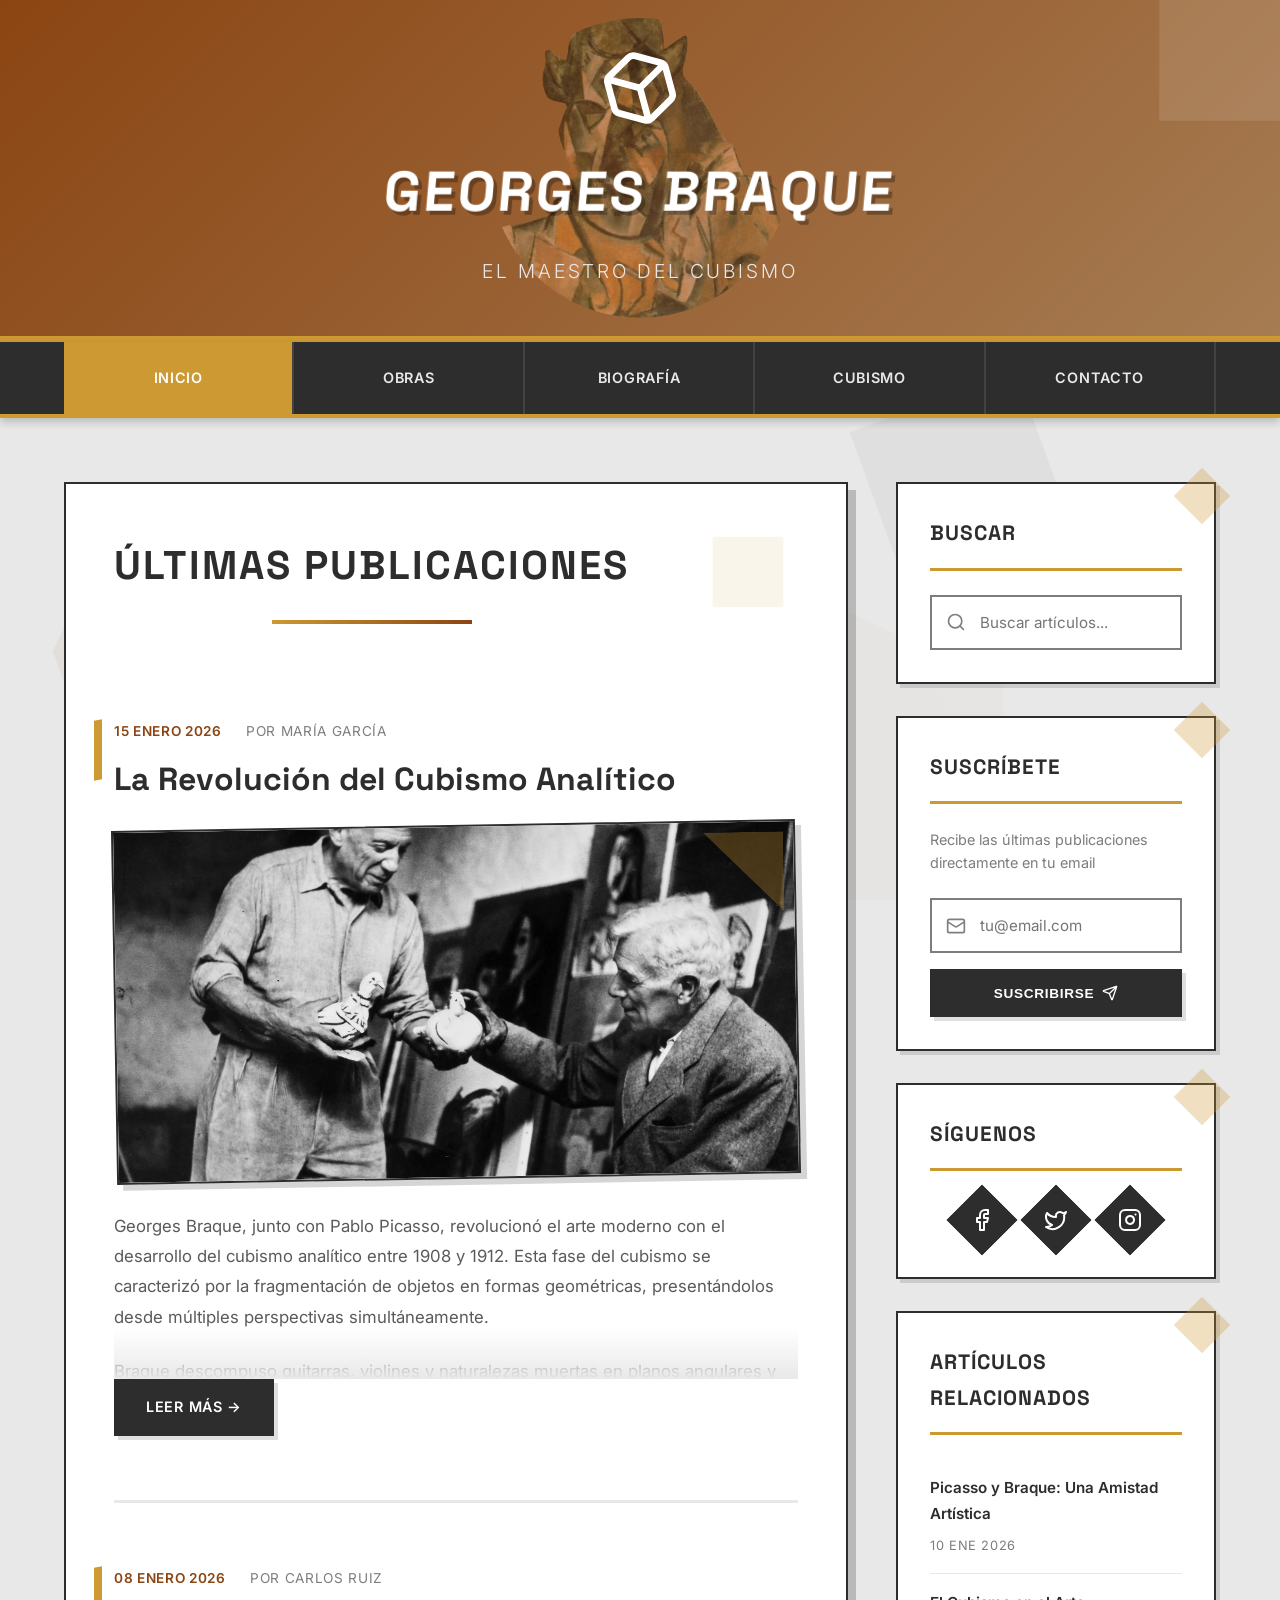
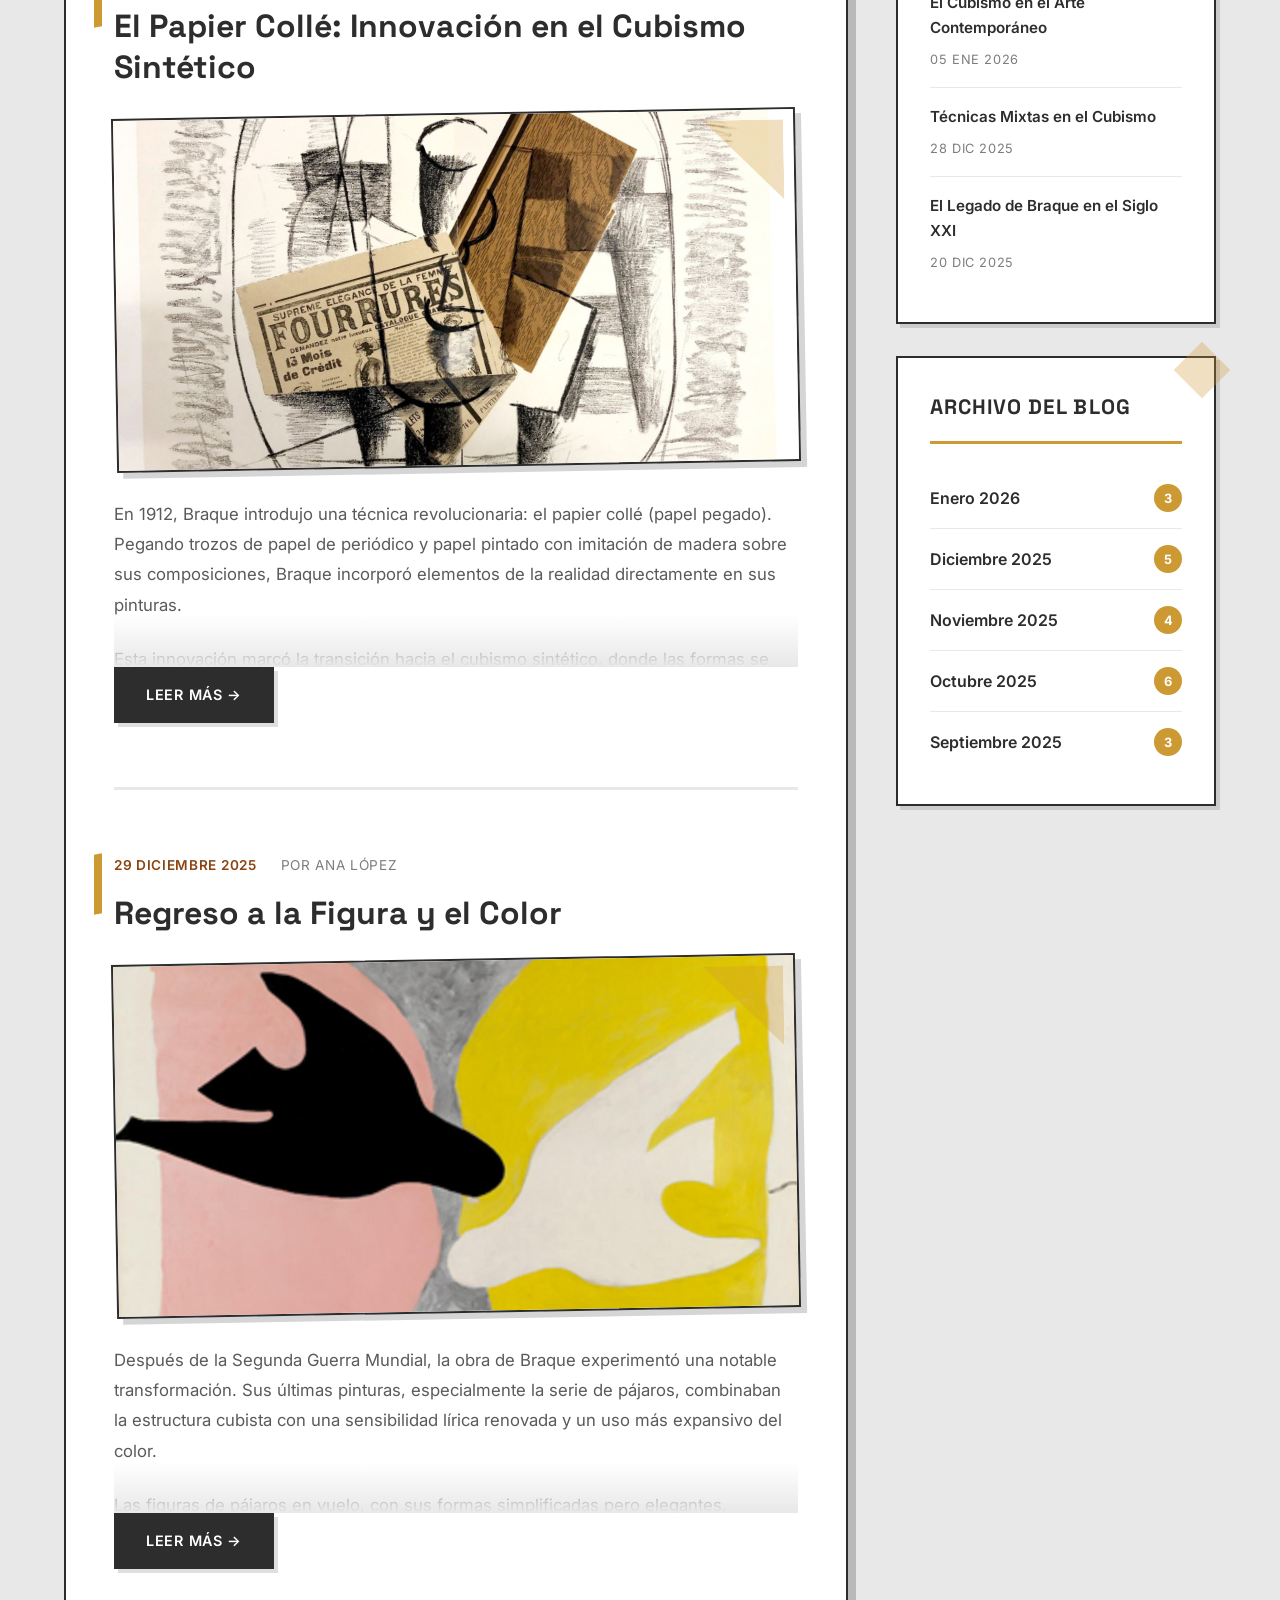
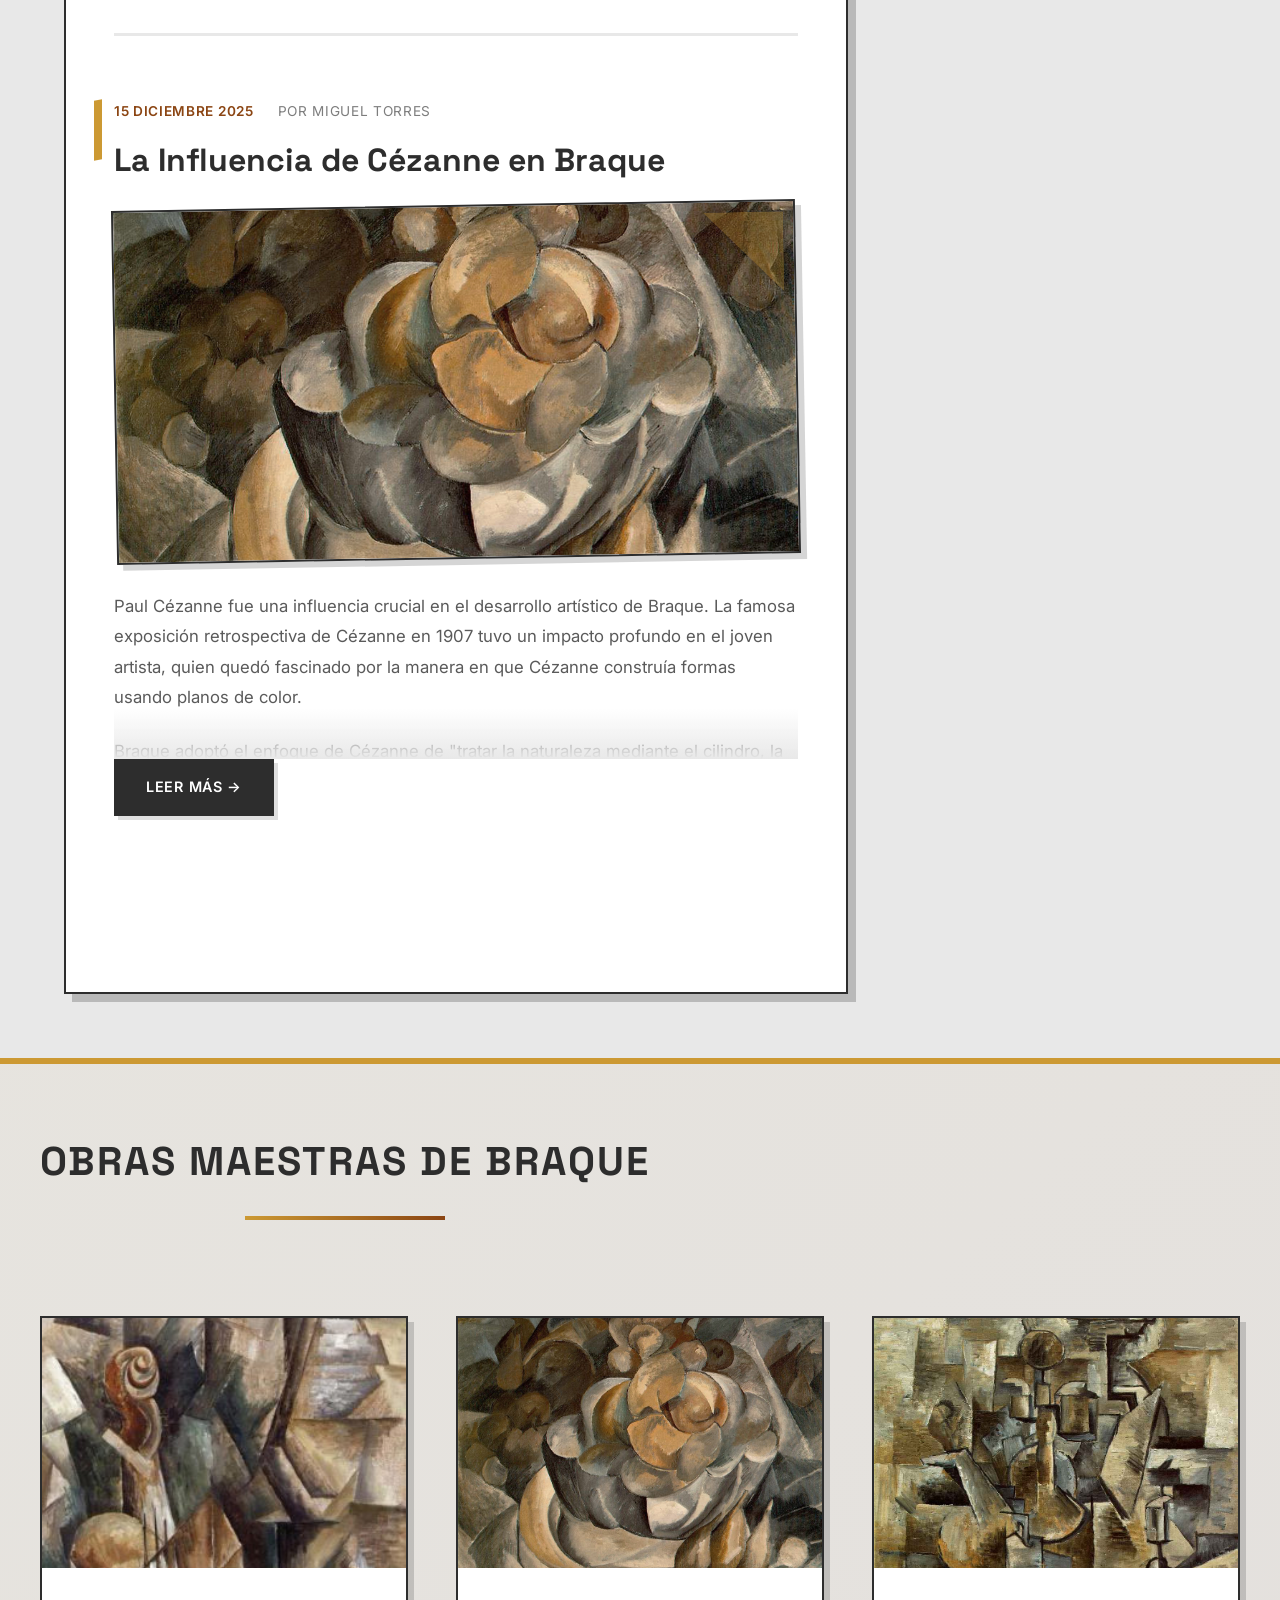
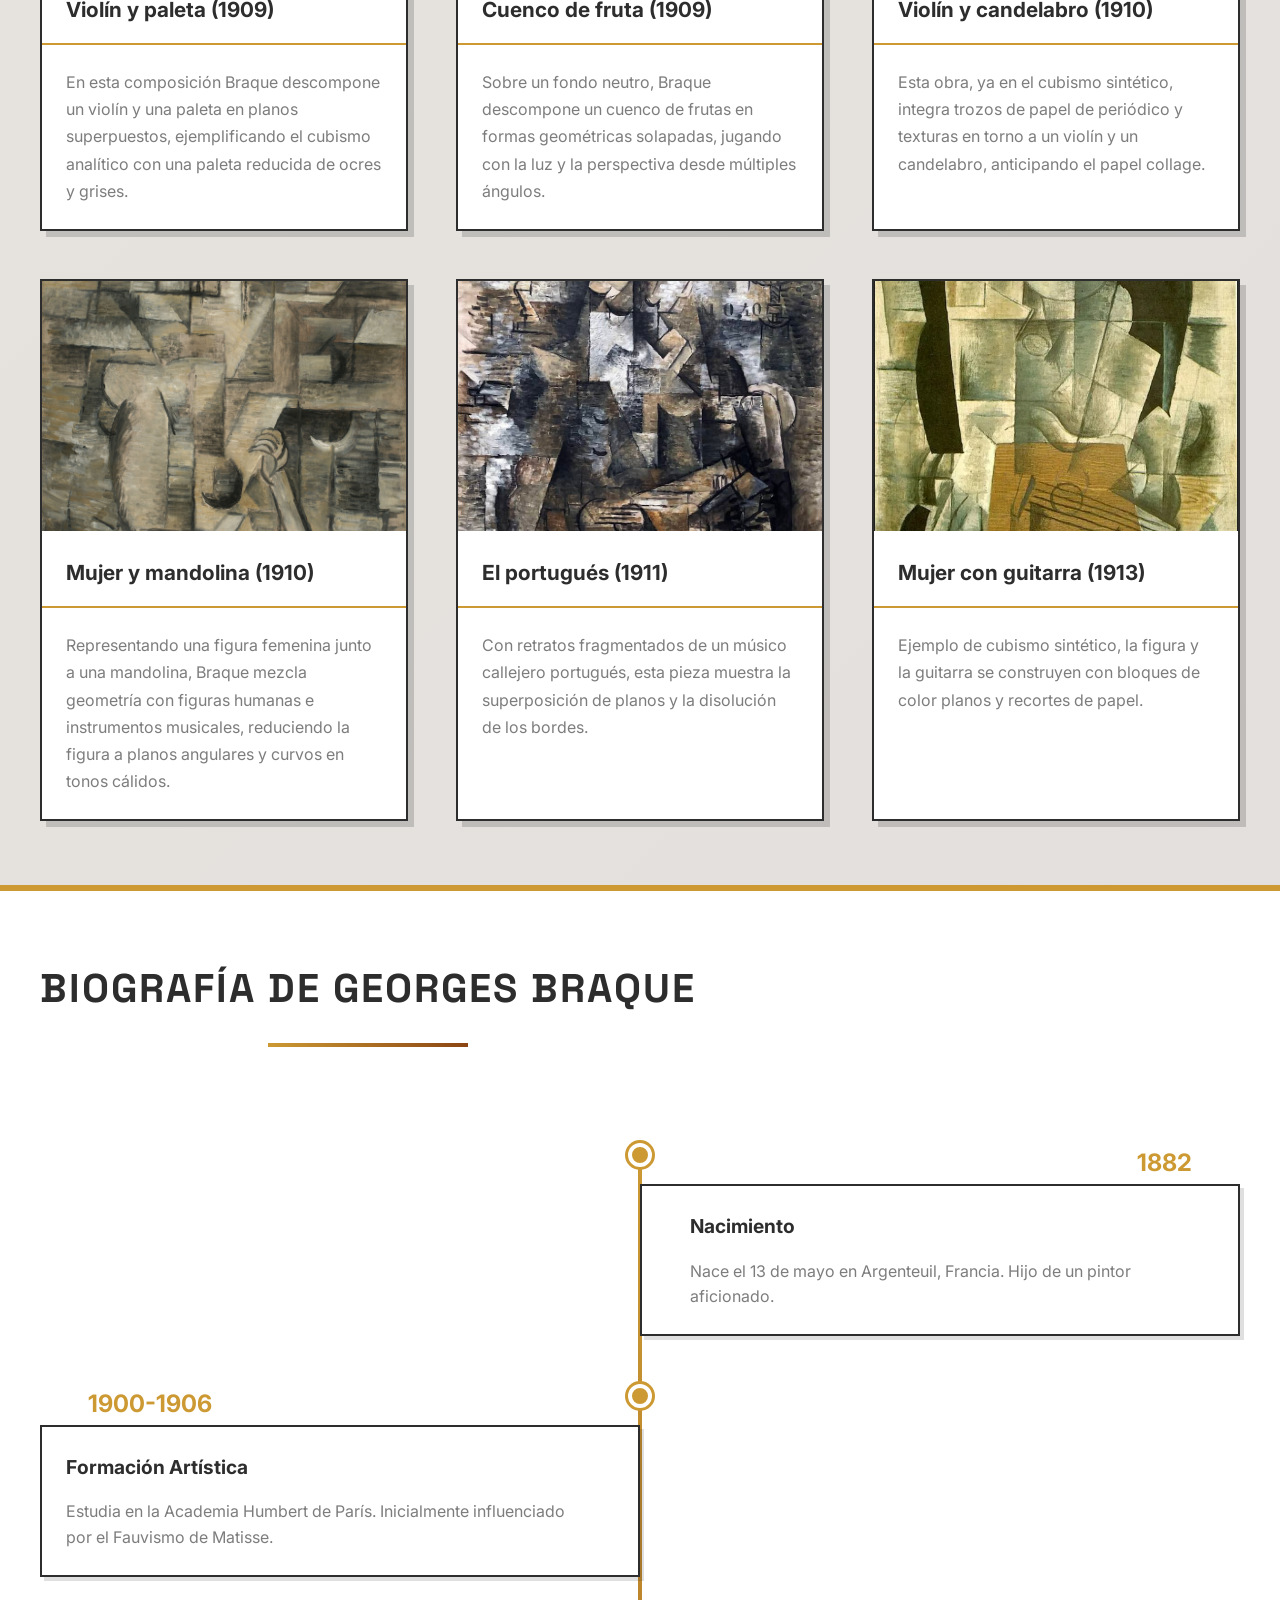
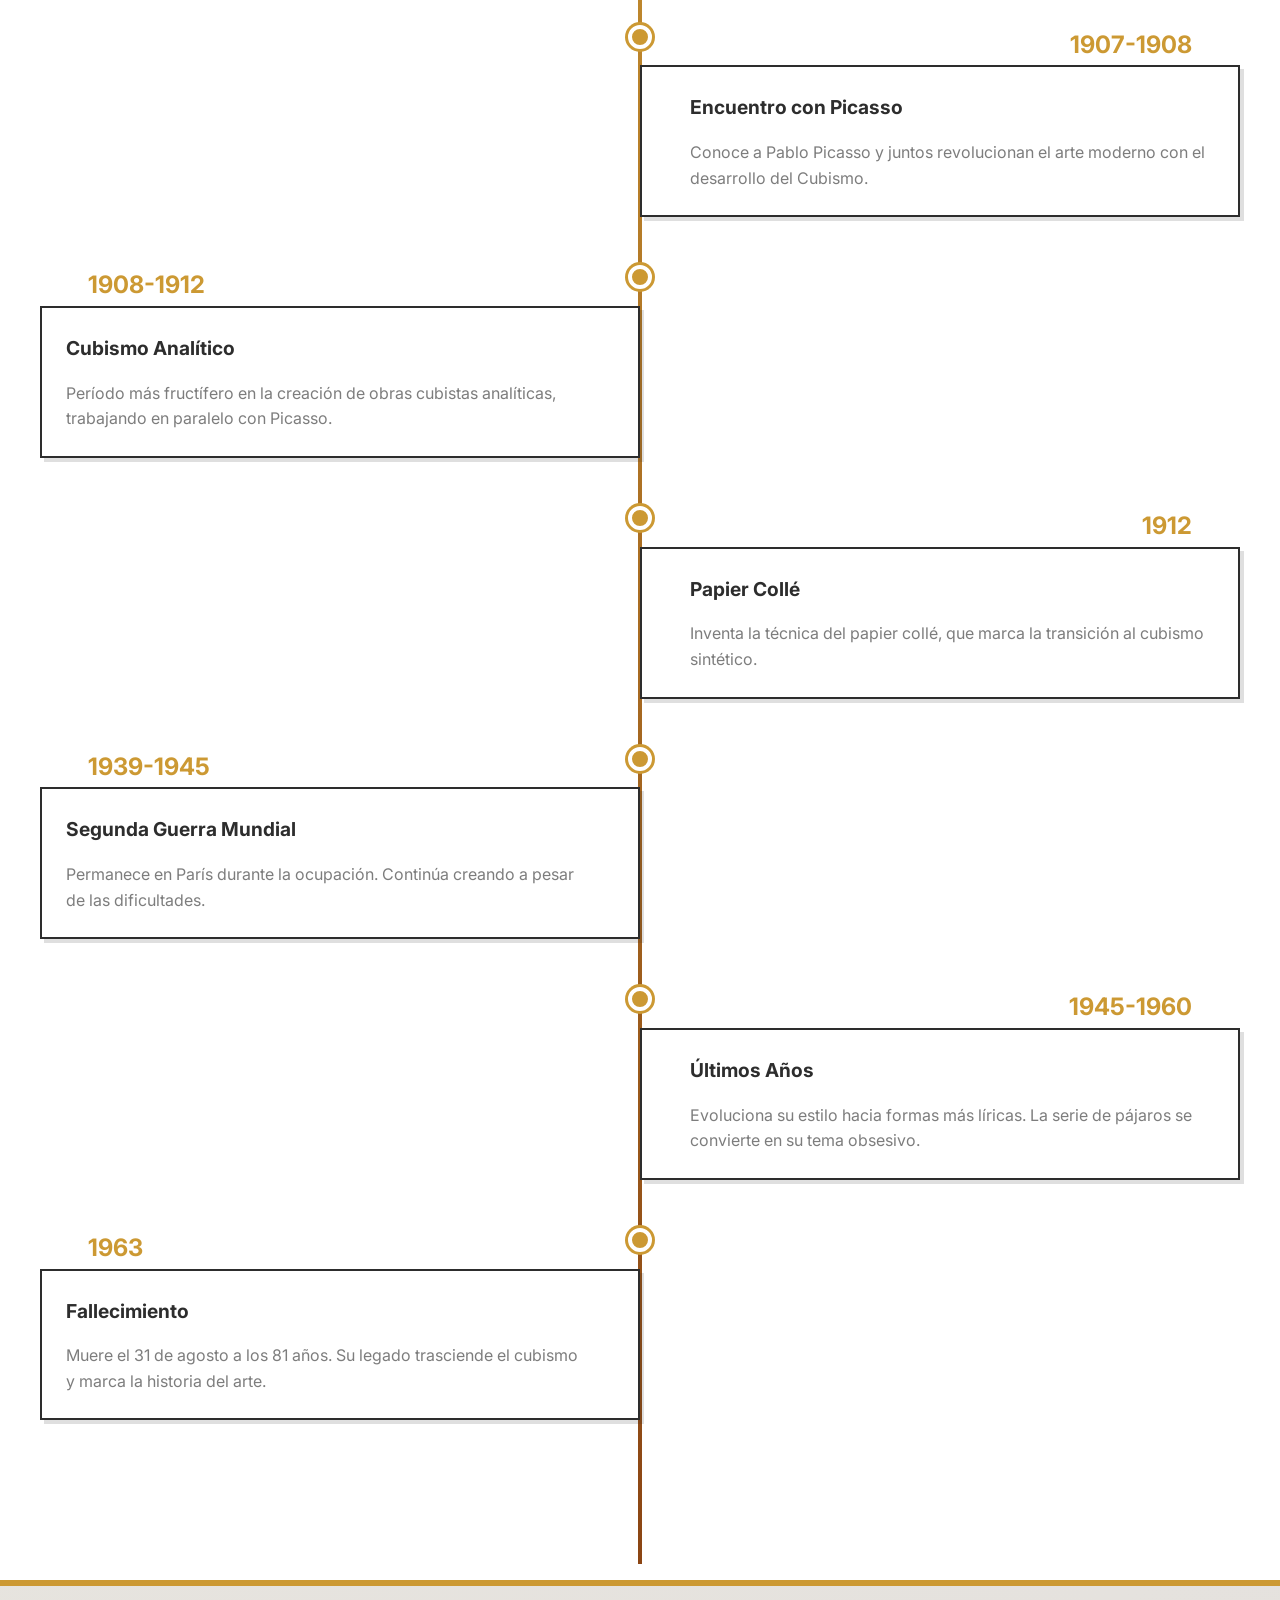
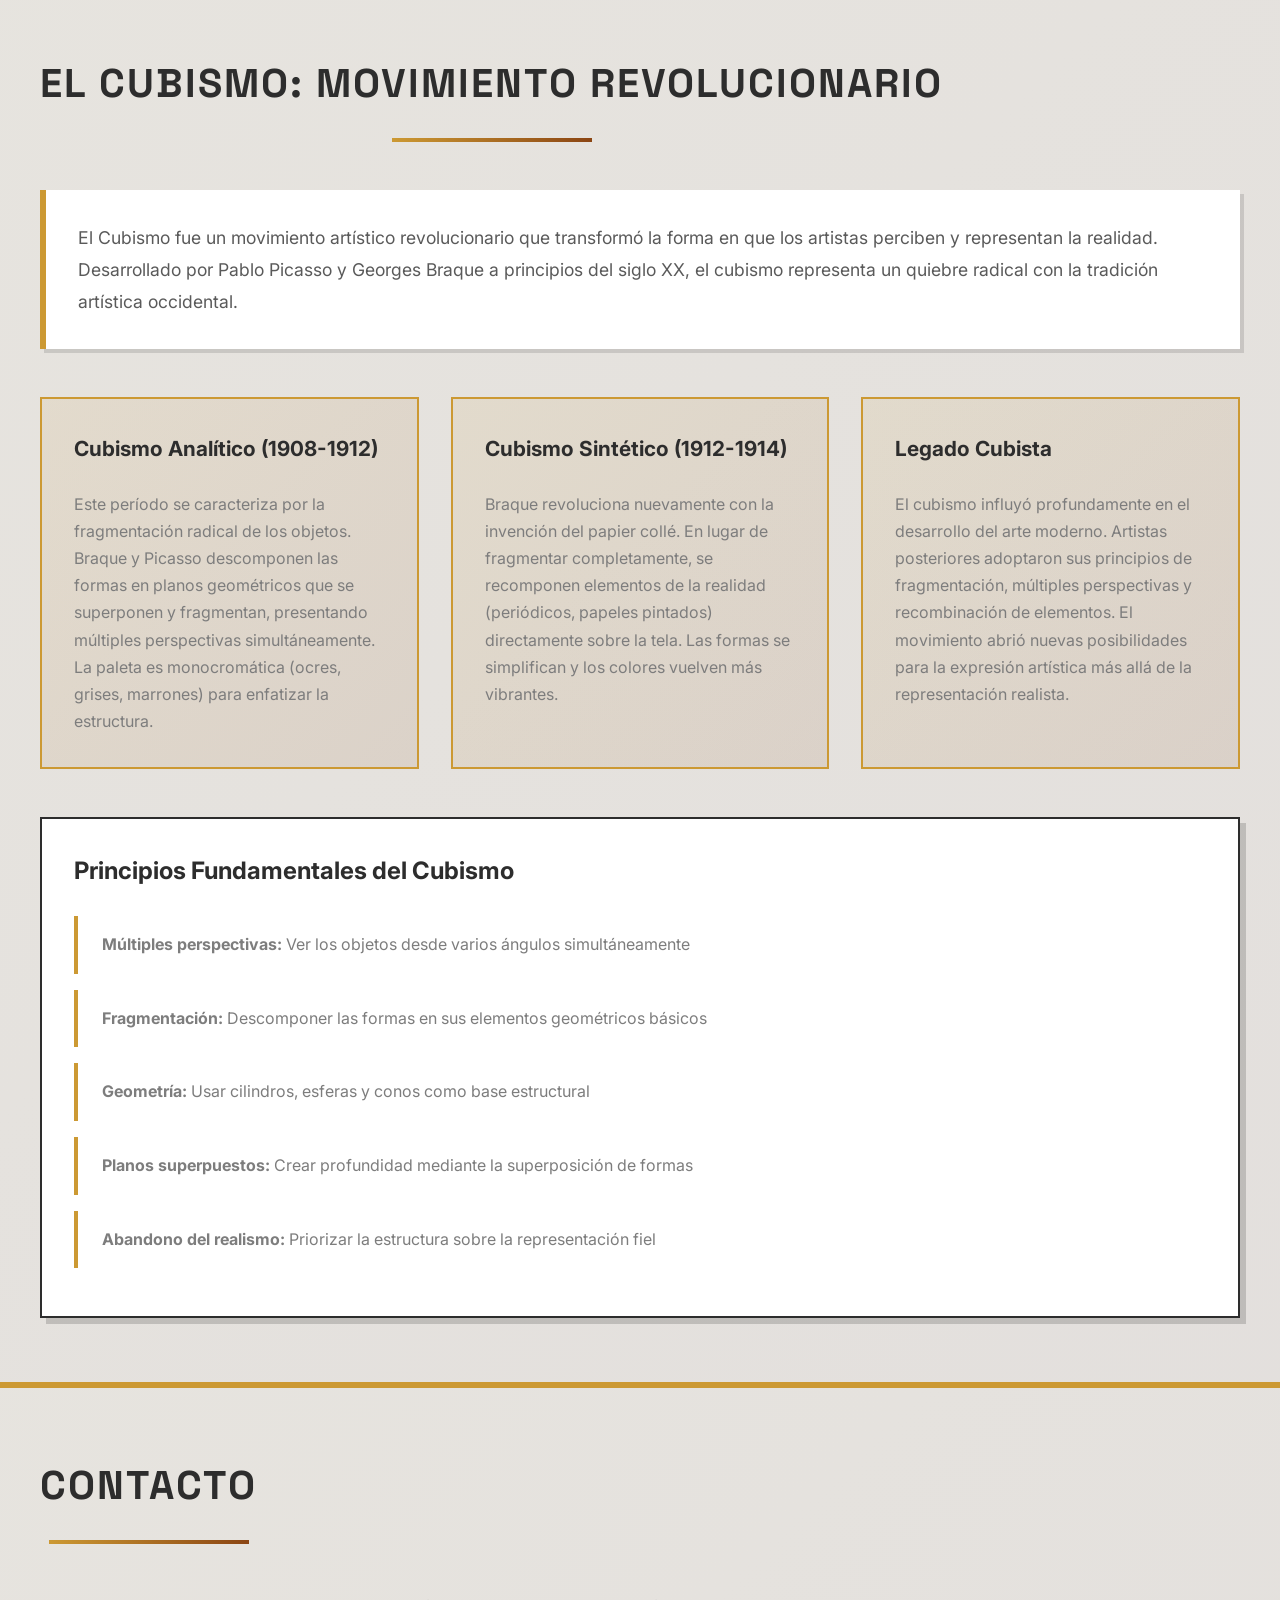
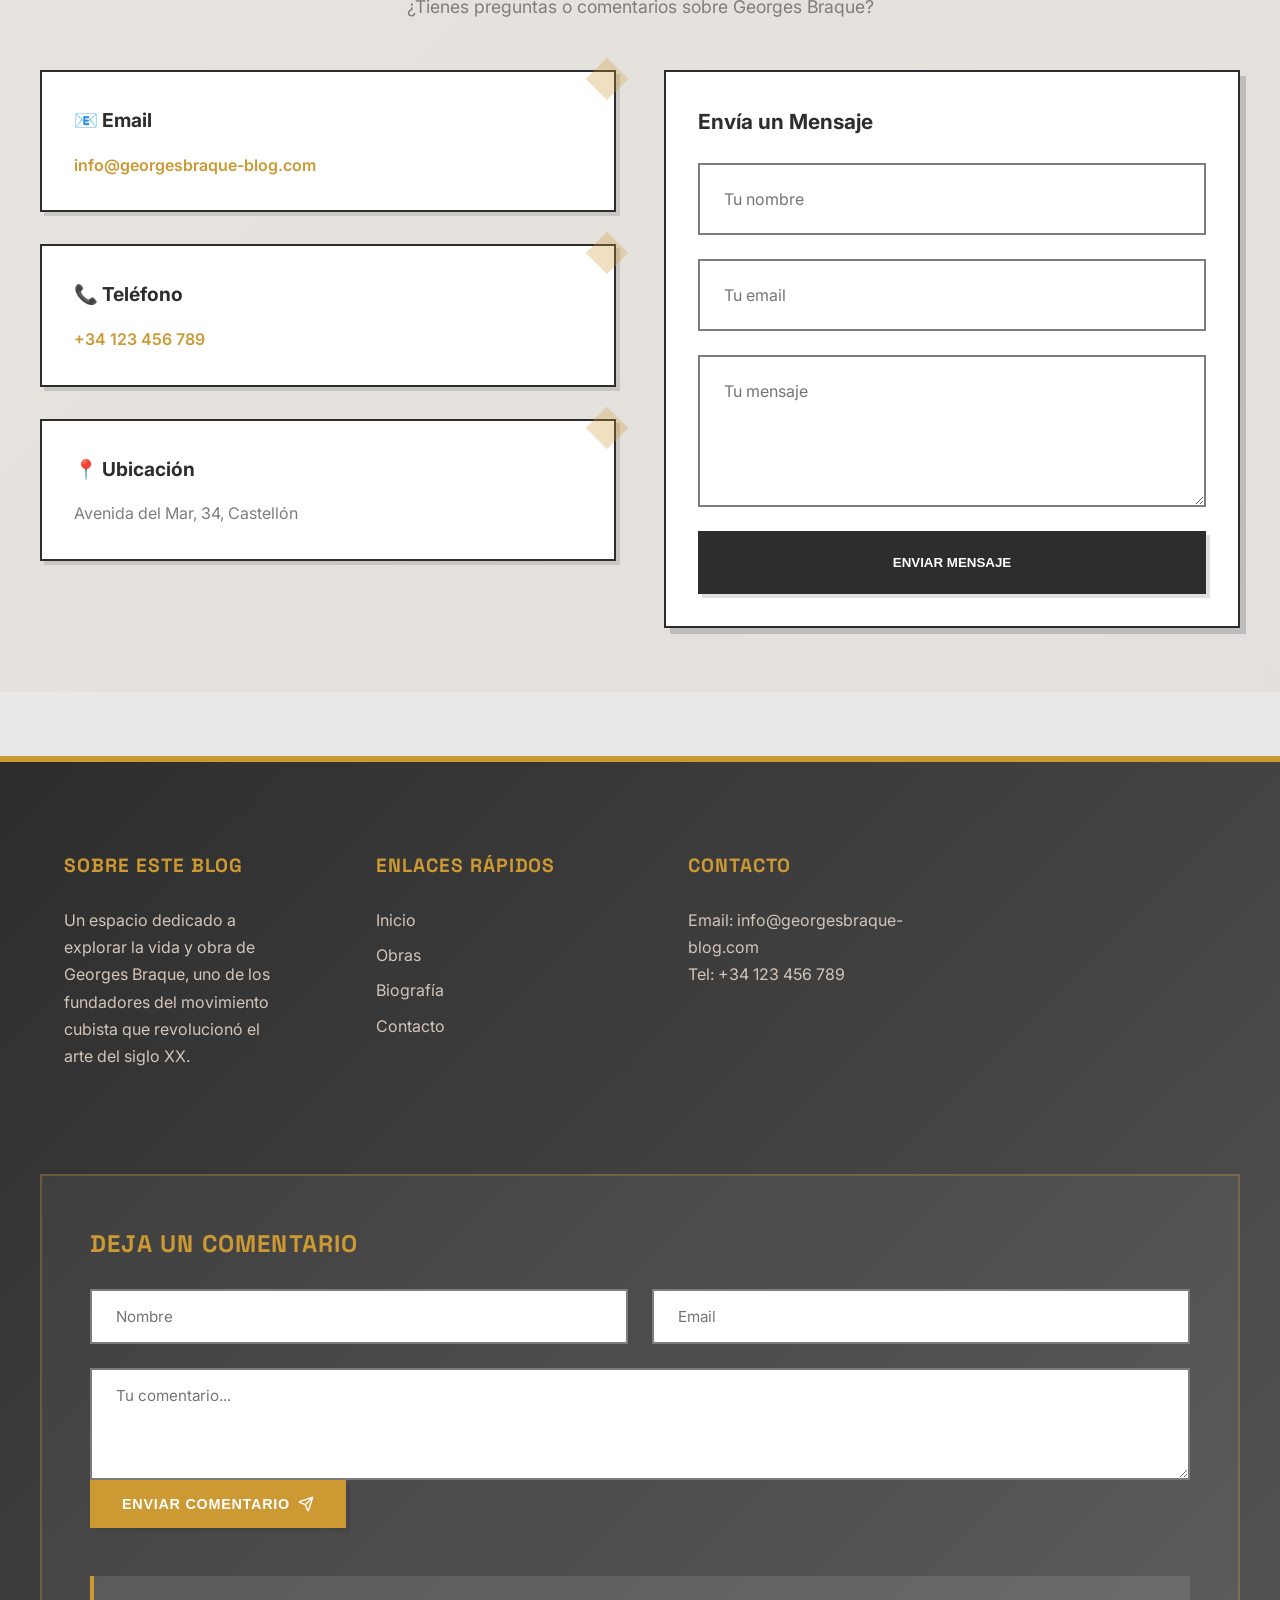
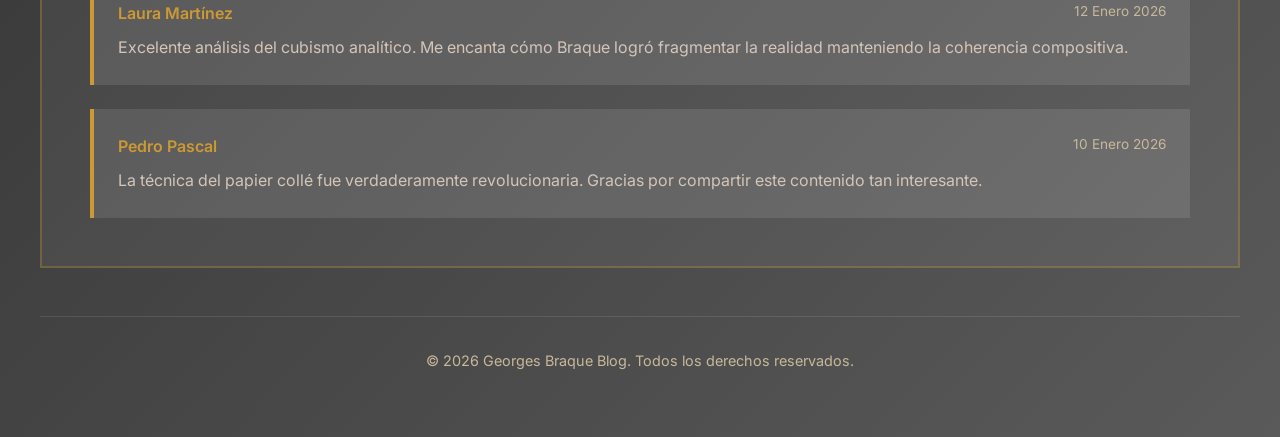
<file: index.html>
<!DOCTYPE html>
<html lang="es">
<head>
    <meta charset="UTF-8">
    <meta name="viewport" content="width=device-width, initial-scale=1.0">
    <title>Georges Braque - Blog Cubista</title>
    <!-- favicon using the site logo (white version for visibility) -->
    <link rel="icon" href="assets/icons/logo-white.svg" type="image/svg+xml">
    <link rel="stylesheet" href="styles.css">
    <link rel="preconnect" href="https://fonts.googleapis.com">
    <link rel="preconnect" href="https://fonts.gstatic.com" crossorigin>
    <link href="https://fonts.googleapis.com/css2?family=Space+Grotesk:wght@400;600;700&family=Inter:wght@400;500;600&display=swap" rel="stylesheet">
</head>
<body class="home">
    <!-- Geometric Background Elements -->
    <div class="geometric-bg">
        <div class="geo-shape shape-1"></div>
        <div class="geo-shape shape-2"></div>
        <div class="geo-shape shape-3"></div>
        <div class="geo-shape shape-4"></div>
    </div>

    <!-- Header -->
    <header class="header">
        <div class="header-container">
            <div class="logo-section">
                <img src="assets/icons/logo.svg" alt="Cubist Logo" class="logo-icon">
                <h1 class="site-title">Georges Braque</h1>
                <p class="site-subtitle">El Maestro del Cubismo</p>
            </div>
            <img src="assets/img/Georges-braque-retrato-picasso.png" alt="Retrato de Georges Braque" class="header-portrait">
        </div>
    </header>

    <!-- Navigation -->
    <nav class="navigation">
        <div class="nav-container">
            <button class="hamburger-menu" id="hamburgerBtn" aria-label="Menú">
                <span class="hamburger-line"></span>
                <span class="hamburger-line"></span>
                <span class="hamburger-line"></span>
            </button>
            <ul class="nav-menu" id="navMenu">
                <li><a href="#inicio" class="nav-link active">Inicio</a></li>
                <li><a href="#obras" class="nav-link">Obras</a></li>
                <li><a href="#biografia" class="nav-link">Biografía</a></li>
                <li><a href="#cubismo" class="nav-link">Cubismo</a></li>
                <li><a href="#contacto" class="nav-link">Contacto</a></li>
            </ul>
        </div>
    </nav>

    <!-- Main Content -->
    <div class="main-wrapper" id="inicio">
        <div class="content-container">
            
            <!-- Blog Posts -->
            <main class="blog-content">

                <div class="posts-header">
                    <h2 class="section-title">Últimas Publicaciones</h2>
                    <div class="header-accent"></div>
                </div>


                <!-- Blog Post 1 -->
                <article id="post-1" class="blog-post">
                    <div class="post-meta">
                        <span class="post-date">15 Enero 2026</span>
                        <span class="post-author">por María García</span>
                    </div>
                    <h3 class="post-title">La Revolución del Cubismo Analítico</h3>
                    <div class="post-featured-image">
                        <img src="assets/img/braque-picasso.jpg" 
                             alt="Braque y Picasso" 
                             style="background-color: #653118;">
                    </div>
                    <div class="post-content">
                        <p>Georges Braque, junto con Pablo Picasso, revolucionó el arte moderno con el desarrollo del cubismo analítico entre 1908 y 1912. Esta fase del cubismo se caracterizó por la fragmentación de objetos en formas geométricas, presentándolos desde múltiples perspectivas simultáneamente.</p>
                        <p>Braque descompuso guitarras, violines y naturalezas muertas en planos angulares y superpuestos, utilizando una paleta monocromática de ocres, grises y marrones. Esta restricción cromática permitía al espectador concentrarse en la estructura formal sin distracciones del color.</p>
                        <blockquote class="post-quote">
                            "No imito la naturaleza, trabajo junto a ella, en paralelo a ella."
                            <cite>— Georges Braque</cite>
                        </blockquote>
                    </div>
                    <a href="#" class="read-more">Leer más →</a>
                </article>

                <!-- Blog Post 2 -->
                <article id="post-2" class="blog-post">
                    <div class="post-meta">
                        <span class="post-date">08 Enero 2026</span>
                        <span class="post-author">por Carlos Ruiz</span>
                    </div>
                    <h3 class="post-title">El Papier Collé: Innovación en el Cubismo Sintético</h3>
                    <div class="post-featured-image">
                        <img src="assets/img/papier colle.jpg" 
                             alt="papier colle" 
                             style="background-color: #7F4A27;">
                    </div>
                    <div class="post-content">
                        <p>En 1912, Braque introdujo una técnica revolucionaria: el papier collé (papel pegado). Pegando trozos de papel de periódico y papel pintado con imitación de madera sobre sus composiciones, Braque incorporó elementos de la realidad directamente en sus pinturas.</p>
                        <p>Esta innovación marcó la transición hacia el cubismo sintético, donde las formas se volvieron más simples, los colores más brillantes, y la incorporación de textos y patrones añadió nuevas capas de significado. El papier collé influyó profundamente en el desarrollo del arte del siglo XX.</p>
                    </div>
                    <a href="#" class="read-more">Leer más →</a>
                </article>

                <!-- Blog Post 3 -->
                <article id="post-3" class="blog-post">
                    <div class="post-meta">
                        <span class="post-date">29 Diciembre 2025</span>
                        <span class="post-author">por Ana López</span>
                    </div>
                    <h3 class="post-title">Regreso a la Figura y el Color</h3>
                    <div class="post-featured-image">
                        <img src="assets/img/L’oiseau noir et l’oiseau blanc-1960.jpg" 
                             alt="L’oiseau noir et l’oiseau blanc (1960)" 
                             style="background-color: #885F3D;">
                    </div>
                    <div class="post-content">
                        <p>Después de la Segunda Guerra Mundial, la obra de Braque experimentó una notable transformación. Sus últimas pinturas, especialmente la serie de pájaros, combinaban la estructura cubista con una sensibilidad lírica renovada y un uso más expansivo del color.</p>
                        <p>Las figuras de pájaros en vuelo, con sus formas simplificadas pero elegantes, representaban no solo la libertad física sino también la libertad creativa que Braque había alcanzado tras décadas de experimentación. Estas obras tardías demuestran la continua evolución de un maestro que nunca dejó de innovar.</p>
                    </div>
                    <a href="#" class="read-more">Leer más →</a>
                </article>

                <!-- Blog Post 4 -->
                <article id="post-4" class="blog-post">
                    <div class="post-meta">
                        <span class="post-date">15 Diciembre 2025</span>
                        <span class="post-author">por Miguel Torres</span>
                    </div>
                    <h3 class="post-title">La Influencia de Cézanne en Braque</h3>
                    <div class="post-featured-image">
                        <img src="assets/img/Cuenco-de-fruta-1909.jpg" 
                             alt="Cuenco de fruta" 
                             style="background-color: #895A37;">
                    </div>
                    <div class="post-content">
                        <p>Paul Cézanne fue una influencia crucial en el desarrollo artístico de Braque. La famosa exposición retrospectiva de Cézanne en 1907 tuvo un impacto profundo en el joven artista, quien quedó fascinado por la manera en que Cézanne construía formas usando planos de color.</p>
                        <p>Braque adoptó el enfoque de Cézanne de "tratar la naturaleza mediante el cilindro, la esfera y el cono", pero lo llevó más allá, fragmentando estos volúmenes geométricos y reorganizándolos en el espacio pictórico. Esta síntesis entre la influencia de Cézanne y su propia visión resultó en el nacimiento del cubismo.</p>
                    </div>
                    <a href="#" class="read-more">Leer más →</a>
                </article>
            </main>

            <!-- Sidebar -->
            <aside class="sidebar">
                
                <!-- Search Widget -->
                <div class="widget search-widget">
                    <h3 class="widget-title">Buscar</h3>
                    <form class="search-form" onsubmit="return handleSearch(event)">
                        <div class="search-input-wrapper">
                            <img src="assets/icons/search.svg" alt="Search" class="search-icon">
                            <input type="text" 
                                   class="search-input" 
                                   placeholder="Buscar artículos..." 
                                   id="searchInput">
                        </div>
                    </form>
                </div>

                <!-- Subscribe Widget -->
                <div class="widget subscribe-widget">
                    <h3 class="widget-title">Suscríbete</h3>
                    <p class="widget-description">Recibe las últimas publicaciones directamente en tu email</p>
                    <form class="subscribe-form" onsubmit="return handleSubscribe(event)">
                        <div class="input-group">
                            <img src="assets/icons/mail.svg" alt="Email" class="input-icon">
                            <input type="email" 
                                   class="subscribe-input" 
                                   placeholder="tu@email.com" 
                                   id="subscribeEmail"
                                   required>
                        </div>
                        <button type="submit" class="subscribe-button">
                            Suscribirse
                            <img src="assets/icons/send.svg" alt="Send" class="button-icon">
                        </button>
                    </form>
                </div>

                <!-- Social Media Widget -->
                <div class="widget social-widget">
                    <h3 class="widget-title">Síguenos</h3>
                    <div class="social-links">
                        <a href="https://www.facebook.com/kadart0081/" class="social-link" aria-label="Facebook">
                            <img src="assets/icons/facebook.svg" alt="Facebook">
                        </a>
                        <a href="https://x.com/artistbraque" class="social-link" aria-label="Twitter">
                            <img src="assets/icons/twitter.svg" alt="Twitter">
                        </a>
                        <a href="https://www.instagram.com/georgesbraqueart/" class="social-link" aria-label="Instagram">
                            <img src="assets/icons/instagram.svg" alt="Instagram">
                        </a>
                    </div>
                </div>

                <!-- Related Articles Widget -->
                <div class="widget related-widget">
                    <h3 class="widget-title">Artículos Relacionados</h3>
                    <ul class="related-list">
                        <li class="related-item">
                            <a href="picasso-braque.html" class="related-link">
                                <span class="related-title">Picasso y Braque: Una Amistad Artística</span>
                                <span class="related-date">10 Ene 2026</span>
                            </a>
                        </li>
                        <li class="related-item">
                            <a href="cubismo-contemporaneo.html" class="related-link">
                                <span class="related-title">El Cubismo en el Arte Contemporáneo</span>
                                <span class="related-date">05 Ene 2026</span>
                            </a>
                        </li>
                        <li class="related-item">
                            <a href="tecnicas-mixtas.html" class="related-link">
                                <span class="related-title">Técnicas Mixtas en el Cubismo</span>
                                <span class="related-date">28 Dic 2025</span>
                            </a>
                        </li>
                        <li class="related-item">
                            <a href="legado-braque.html" class="related-link">
                                <span class="related-title">El Legado de Braque en el Siglo XXI</span>
                                <span class="related-date">20 Dic 2025</span>
                            </a>
                        </li>
                    </ul>
                </div>

                <!-- Archive Widget -->
                <div class="widget archive-widget">
                    <h3 class="widget-title">Archivo del Blog</h3>
                    <ul class="archive-list">
                        <li class="archive-item">
                            <a href="#" class="archive-link">
                                <span class="archive-month">Enero 2026</span>
                                <span class="archive-count">3</span>
                            </a>
                        </li>
                        <li class="archive-item">
                            <a href="#" class="archive-link">
                                <span class="archive-month">Diciembre 2025</span>
                                <span class="archive-count">5</span>
                            </a>
                        </li>
                        <li class="archive-item">
                            <a href="#" class="archive-link">
                                <span class="archive-month">Noviembre 2025</span>
                                <span class="archive-count">4</span>
                            </a>
                        </li>
                        <li class="archive-item">
                            <a href="#" class="archive-link">
                                <span class="archive-month">Octubre 2025</span>
                                <span class="archive-count">6</span>
                            </a>
                        </li>
                        <li class="archive-item">
                            <a href="#" class="archive-link">
                                <span class="archive-month">Septiembre 2025</span>
                                <span class="archive-count">3</span>
                            </a>
                        </li>
                    </ul>
                </div>

            </aside>
        </div>
    </div>

    <!-- Secciones de Navegación -->
    

    <!-- Sección Obras -->
    <section id="obras" class="nav-section alt-bg">
        <div class="section-container">
            <h2 class="section-title">Obras Maestras de Braque</h2>
            
            <div class="obras-grid">
                <div class="obra-item">
                    <div class="obra-image">
                        <img src="assets/img/Georges_Braque-Violin_and_Palette-1909.jpg" alt="Violín y paleta (1909)">
                    </div>
                    <h3>Violín y paleta (1909) </h3>
                    <p>En esta composición Braque descompone un violín y una paleta en planos superpuestos, ejemplificando el cubismo analítico con una paleta reducida de ocres y grises.</p>
                </div>

                <div class="obra-item">
                    <div class="obra-image">
                        <img src="assets/img/Cuenco-de-fruta-1909.jpg" alt="Cuenco de fruta (1909)">
                    </div>
                    <h3>Cuenco de fruta (1909) </h3>
                    <p>Sobre un fondo neutro, Braque descompone un cuenco de frutas en formas geométricas solapadas, jugando con la luz y la perspectiva desde múltiples ángulos.</p>
                </div>
                
                <div class="obra-item">
                    <div class="obra-image">
                        <img src="assets/img/Violin-and-Candlestick-Braque-Georges-1910.jpg" alt="Violín y candelabro (1910)">
                    </div>
                    <h3>Violín y candelabro (1910)</h3>
                    <p>Esta obra, ya en el cubismo sintético, integra trozos de papel de periódico y texturas en torno a un violín y un candelabro, anticipando el papel collage.</p>
                </div>
                
                <div class="obra-item">
                    <div class="obra-image">
                        <img src="assets/img/mujer-con-mandolina-1910.jpg" alt="Mujer y mandolina (1910)">
                    </div>
                    <h3>Mujer y mandolina (1910)</h3>
                    <p>Representando una figura femenina junto a una mandolina, Braque mezcla geometría con figuras humanas e instrumentos musicales, reduciendo la figura a planos angulares y curvos en tonos cálidos.</p>
                </div>
                
                <div class="obra-item">
                    <div class="obra-image">
                        <img src="assets/img/the-portuguese-1911.jpg" alt="El portugués (1911)">
                    </div>
                    <h3>El portugués (1911)</h3>
                    <p>Con retratos fragmentados de un músico callejero portugués, esta pieza muestra la superposición de planos y la disolución de los bordes.</p>
                </div>

                <div class="obra-item">
                    <div class="obra-image">
                        <img src="assets/img/mujer-con-guitarra-1913.jpg" alt="Mujer con guitarra (1913)">
                    </div>
                    <h3>Mujer con guitarra (1913)</h3>
                    <p>Ejemplo de cubismo sintético, la figura y la guitarra se construyen con bloques de color planos y recortes de papel.</p>
                </div>
            </div>
        </div>
    </section>

    <!-- Sección Biografía -->
    <section id="biografia" class="nav-section">
        <div class="section-container">
            <h2 class="section-title">Biografía de Georges Braque</h2>
            
            <div class="biografia-content">
                <div class="bio-timeline">
                    <div class="timeline-item">
                        <div class="timeline-date">1882</div>
                        <div class="timeline-content">
                            <h3>Nacimiento</h3>
                            <p>Nace el 13 de mayo en Argenteuil, Francia. Hijo de un pintor aficionado.</p>
                        </div>
                    </div>
                    
                    <div class="timeline-item">
                        <div class="timeline-date">1900-1906</div>
                        <div class="timeline-content">
                            <h3>Formación Artística</h3>
                            <p>Estudia en la Academia Humbert de París. Inicialmente influenciado por el Fauvismo de Matisse.</p>
                        </div>
                    </div>
                    
                    <div class="timeline-item">
                        <div class="timeline-date">1907-1908</div>
                        <div class="timeline-content">
                            <h3>Encuentro con Picasso</h3>
                            <p>Conoce a Pablo Picasso y juntos revolucionan el arte moderno con el desarrollo del Cubismo.</p>
                        </div>
                    </div>
                    
                    <div class="timeline-item">
                        <div class="timeline-date">1908-1912</div>
                        <div class="timeline-content">
                            <h3>Cubismo Analítico</h3>
                            <p>Período más fructífero en la creación de obras cubistas analíticas, trabajando en paralelo con Picasso.</p>
                        </div>
                    </div>
                    
                    <div class="timeline-item">
                        <div class="timeline-date">1912</div>
                        <div class="timeline-content">
                            <h3>Papier Collé</h3>
                            <p>Inventa la técnica del papier collé, que marca la transición al cubismo sintético.</p>
                        </div>
                    </div>
                    
                    <div class="timeline-item">
                        <div class="timeline-date">1939-1945</div>
                        <div class="timeline-content">
                            <h3>Segunda Guerra Mundial</h3>
                            <p>Permanece en París durante la ocupación. Continúa creando a pesar de las dificultades.</p>
                        </div>
                    </div>
                    
                    <div class="timeline-item">
                        <div class="timeline-date">1945-1960</div>
                        <div class="timeline-content">
                            <h3>Últimos Años</h3>
                            <p>Evoluciona su estilo hacia formas más líricas. La serie de pájaros se convierte en su tema obsesivo.</p>
                        </div>
                    </div>
                    
                    <div class="timeline-item">
                        <div class="timeline-date">1963</div>
                        <div class="timeline-content">
                            <h3>Fallecimiento</h3>
                            <p>Muere el 31 de agosto a los 81 años. Su legado trasciende el cubismo y marca la historia del arte.</p>
                        </div>
                    </div>
                </div>
            </div>
        </div>
    </section>

    <!-- Sección Cubismo -->
    <section id="cubismo" class="nav-section alt-bg">
        <div class="section-container">
            <h2 class="section-title">El Cubismo: Movimiento Revolucionario</h2>
            
            <div class="cubismo-content">
                <div class="cubismo-intro">
                    <p class="intro-text">
                        El Cubismo fue un movimiento artístico revolucionario que transformó la forma en que los artistas 
                        perciben y representan la realidad. Desarrollado por Pablo Picasso y Georges Braque a principios del 
                        siglo XX, el cubismo representa un quiebre radical con la tradición artística occidental.
                    </p>
                </div>
                
                <div class="cubismo-fases">
                    <div class="fase">
                        <h3> Cubismo Analítico (1908-1912)</h3>
                        <p>
                            Este período se caracteriza por la fragmentación radical de los objetos. Braque y Picasso descomponen 
                            las formas en planos geométricos que se superponen y fragmentan, presentando múltiples perspectivas 
                            simultáneamente. La paleta es monocromática (ocres, grises, marrones) para enfatizar la estructura.
                        </p>
                    </div>
                    
                    <div class="fase">
                        <h3> Cubismo Sintético (1912-1914)</h3>
                        <p>
                            Braque revoluciona nuevamente con la invención del papier collé. En lugar de fragmentar completamente, 
                            se recomponen elementos de la realidad (periódicos, papeles pintados) directamente sobre la tela. 
                            Las formas se simplifican y los colores vuelven más vibrantes.
                        </p>
                    </div>
                    
                    <div class="fase">
                        <h3> Legado Cubista</h3>
                        <p>
                            El cubismo influyó profundamente en el desarrollo del arte moderno. Artistas posteriores adoptaron 
                            sus principios de fragmentación, múltiples perspectivas y recombinación de elementos. El movimiento 
                            abrió nuevas posibilidades para la expresión artística más allá de la representación realista.
                        </p>
                    </div>
                </div>
                
                <div class="principios">
                    <h3>Principios Fundamentales del Cubismo</h3>
                    <ul class="principios-list">
                        <li><strong>Múltiples perspectivas:</strong> Ver los objetos desde varios ángulos simultáneamente</li>
                        <li><strong>Fragmentación:</strong> Descomponer las formas en sus elementos geométricos básicos</li>
                        <li><strong>Geometría:</strong> Usar cilindros, esferas y conos como base estructural</li>
                        <li><strong>Planos superpuestos:</strong> Crear profundidad mediante la superposición de formas</li>
                        <li><strong>Abandono del realismo:</strong> Priorizar la estructura sobre la representación fiel</li>
                    </ul>
                </div>
            </div>
        </div>
    </section>


    <!-- Sección Contacto -->
    <section id="contacto" class="nav-section alt-bg">
        <div class="section-container">
            <h2 class="section-title">Contacto</h2>
            <p class="contact-subtitle">¿Tienes preguntas o comentarios sobre Georges Braque?</p>
            
            <div class="contact-content">
                <div class="contact-info">
                    <div class="contact-item">
                        <h3>📧 Email</h3>
                        <p><a href="mailto:info@georgesbraque-blog.com">info@georgesbraque-blog.com</a></p>
                    </div>
                    
                    <div class="contact-item">
                        <h3>📞 Teléfono</h3>
                        <p><a href="tel:+34123456789">+34 123 456 789</a></p>
                    </div>
                    
                    <div class="contact-item">
                        <h3>📍 Ubicación</h3>
                        <p>Avenida del Mar, 34, Castellón</p>
                    </div>
                </div>
                
                <div class="contact-form-section">
                    <h3>Envía un Mensaje</h3>
                    <form class="quick-contact-form" onsubmit="return handleQuickContact(event)">
                        <div class="form-group">
                            <input type="text" placeholder="Tu nombre" required>
                        </div>
                        <div class="form-group">
                            <input type="email" placeholder="Tu email" required>
                        </div>
                        <div class="form-group">
                            <textarea placeholder="Tu mensaje" rows="5" required></textarea>
                        </div>
                        <button type="submit" class="submit-btn">Enviar Mensaje</button>
                    </form>
                </div>
            </div>
        </div>
    </section>

    <!-- Footer -->
    <footer class="footer">
        <div class="footer-container">
            
            <!-- Footer Info -->
            <div class="footer-section">
                <h3 class="footer-title">Sobre Este Blog</h3>
                <p class="footer-text">
                    Un espacio dedicado a explorar la vida y obra de Georges Braque, 
                    uno de los fundadores del movimiento cubista que revolucionó el arte del siglo XX.
                </p>
            </div>

            <div class="footer-section">
                <h3 class="footer-title">Enlaces Rápidos</h3>
                <ul class="footer-links">
                    <li><a href="#inicio">Inicio</a></li>
                    <li><a href="#obras">Obras</a></li>
                    <li><a href="#biografia">Biografía</a></li>
                    <li><a href="#contacto">Contacto</a></li>
                </ul>
            </div>

            <div class="footer-section">
                <h3 class="footer-title">Contacto</h3>
                <p class="footer-text">
                    Email: info@georgesbraque-blog.com<br>
                    Tel: +34 123 456 789
                </p>
            </div>

            <!-- Comments Section -->
            <div class="comments-section">
                <h3 class="comments-title">Deja un Comentario</h3>
                <form class="comment-form" onsubmit="return handleComment(event)">
                    <div class="form-row">
                        <div class="form-group">
                            <input type="text" 
                                   class="form-input" 
                                   placeholder="Nombre" 
                                   id="commentName"
                                   required>
                        </div>
                        <div class="form-group">
                            <input type="email" 
                                   class="form-input" 
                                   placeholder="Email" 
                                   id="commentEmail"
                                   required>
                        </div>
                    </div>
                    <div class="form-group">
                        <textarea class="form-textarea" 
                                  placeholder="Tu comentario..." 
                                  id="commentText"
                                  rows="4"
                                  required></textarea>
                    </div>
                    <button type="submit" class="comment-submit">
                        Enviar Comentario
                        <img src="assets/icons/send.svg" alt="Send" class="button-icon">
                    </button>
                </form>

                <!-- Comments Display -->
                <div class="comments-list" id="commentsList">
                    <div class="comment-item">
                        <div class="comment-header">
                            <span class="comment-author">Laura Martínez</span>
                            <span class="comment-date">12 Enero 2026</span>
                        </div>
                        <p class="comment-text">
                            Excelente análisis del cubismo analítico. Me encanta cómo Braque logró 
                            fragmentar la realidad manteniendo la coherencia compositiva.
                        </p>
                    </div>
                    <div class="comment-item">
                        <div class="comment-header">
                            <span class="comment-author">Pedro Pascal</span>
                            <span class="comment-date">10 Enero 2026</span>
                        </div>
                        <p class="comment-text">
                            La técnica del papier collé fue verdaderamente revolucionaria. 
                            Gracias por compartir este contenido tan interesante.
                        </p>
                    </div>
                </div>
            </div>

        </div>

        <!-- Copyright -->
        <div class="footer-bottom">
            <p>&copy; 2026 Georges Braque Blog. Todos los derechos reservados.</p>
        </div>
    </footer>

    <!-- Modal for displaying full posts or related content -->
    <div id="postModal" class="modal" aria-hidden="true">
        <div class="modal-overlay"></div>
        <div class="modal-content">
            <button class="modal-close" aria-label="Cerrar ventana">&times;</button>
            <div class="modal-body"></div>
        </div>
    </div>

    <script src="script.js"></script>
</body>
</html>
</file>
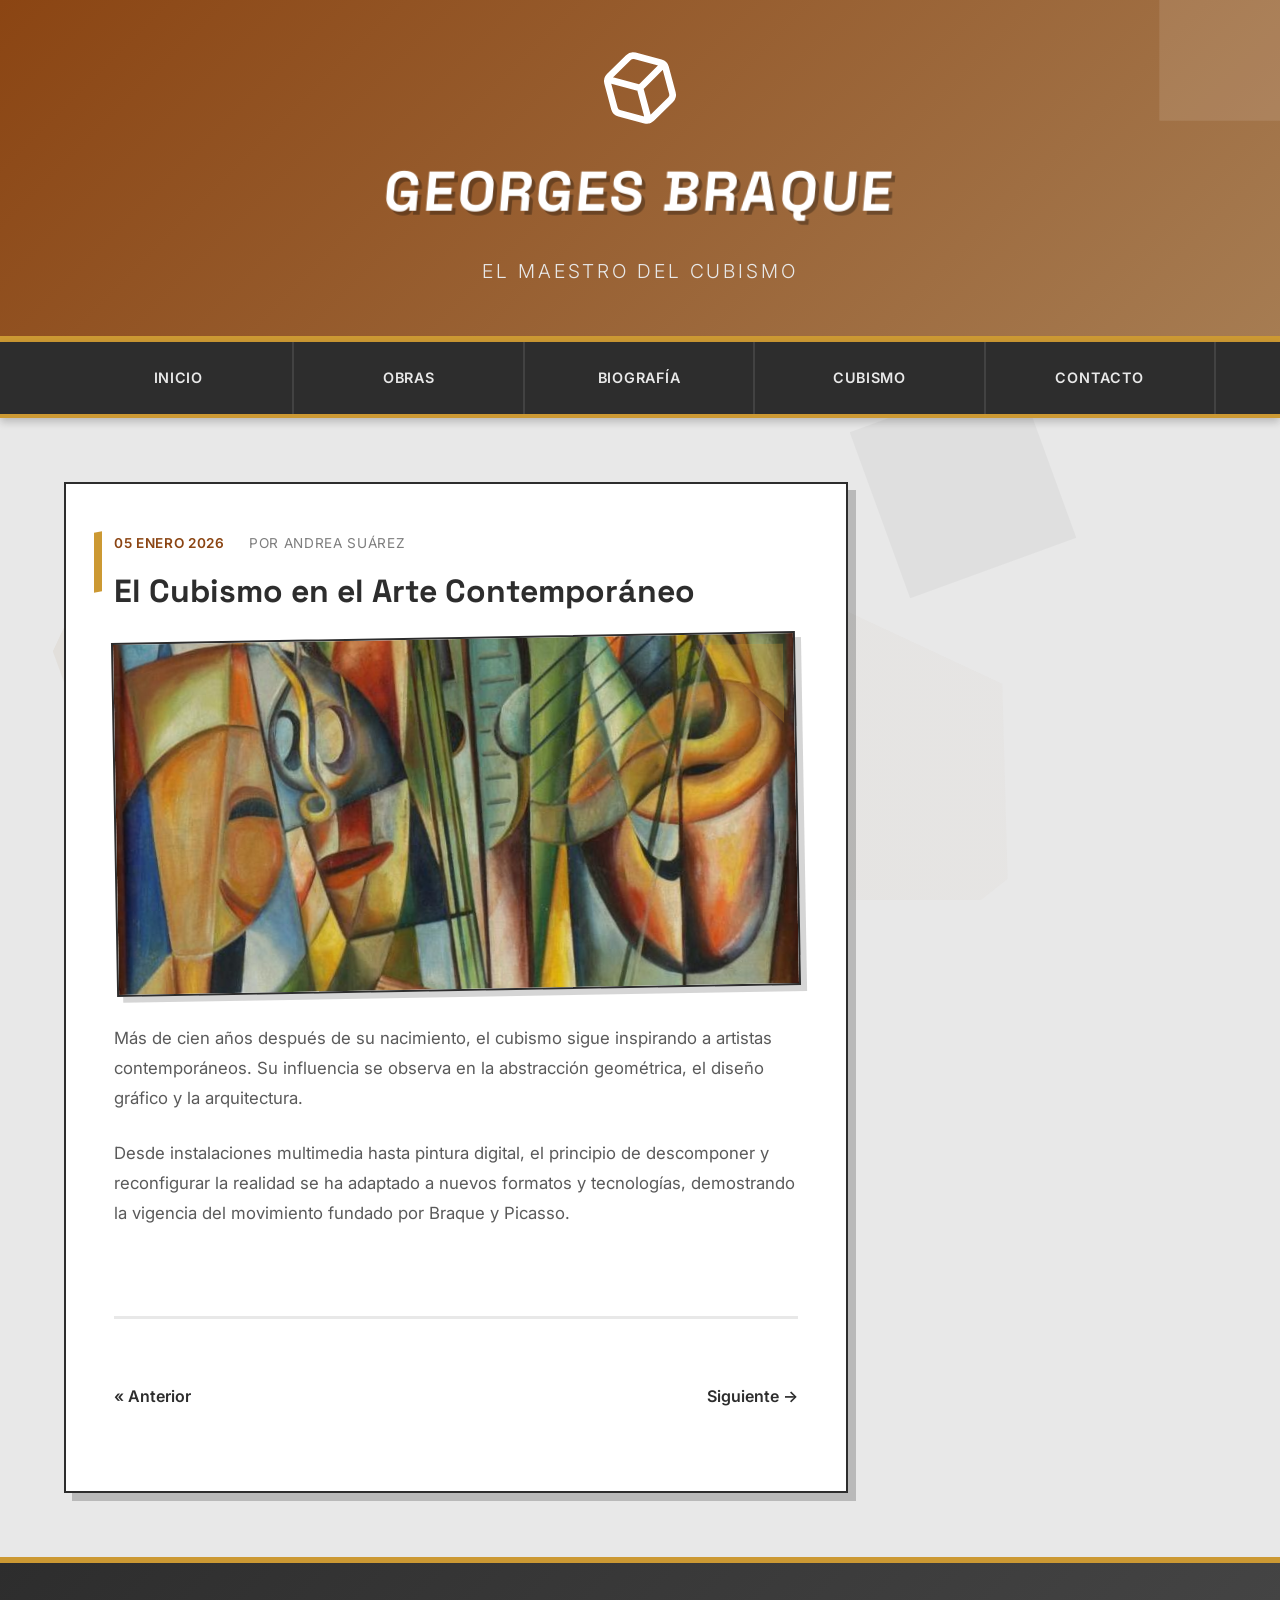
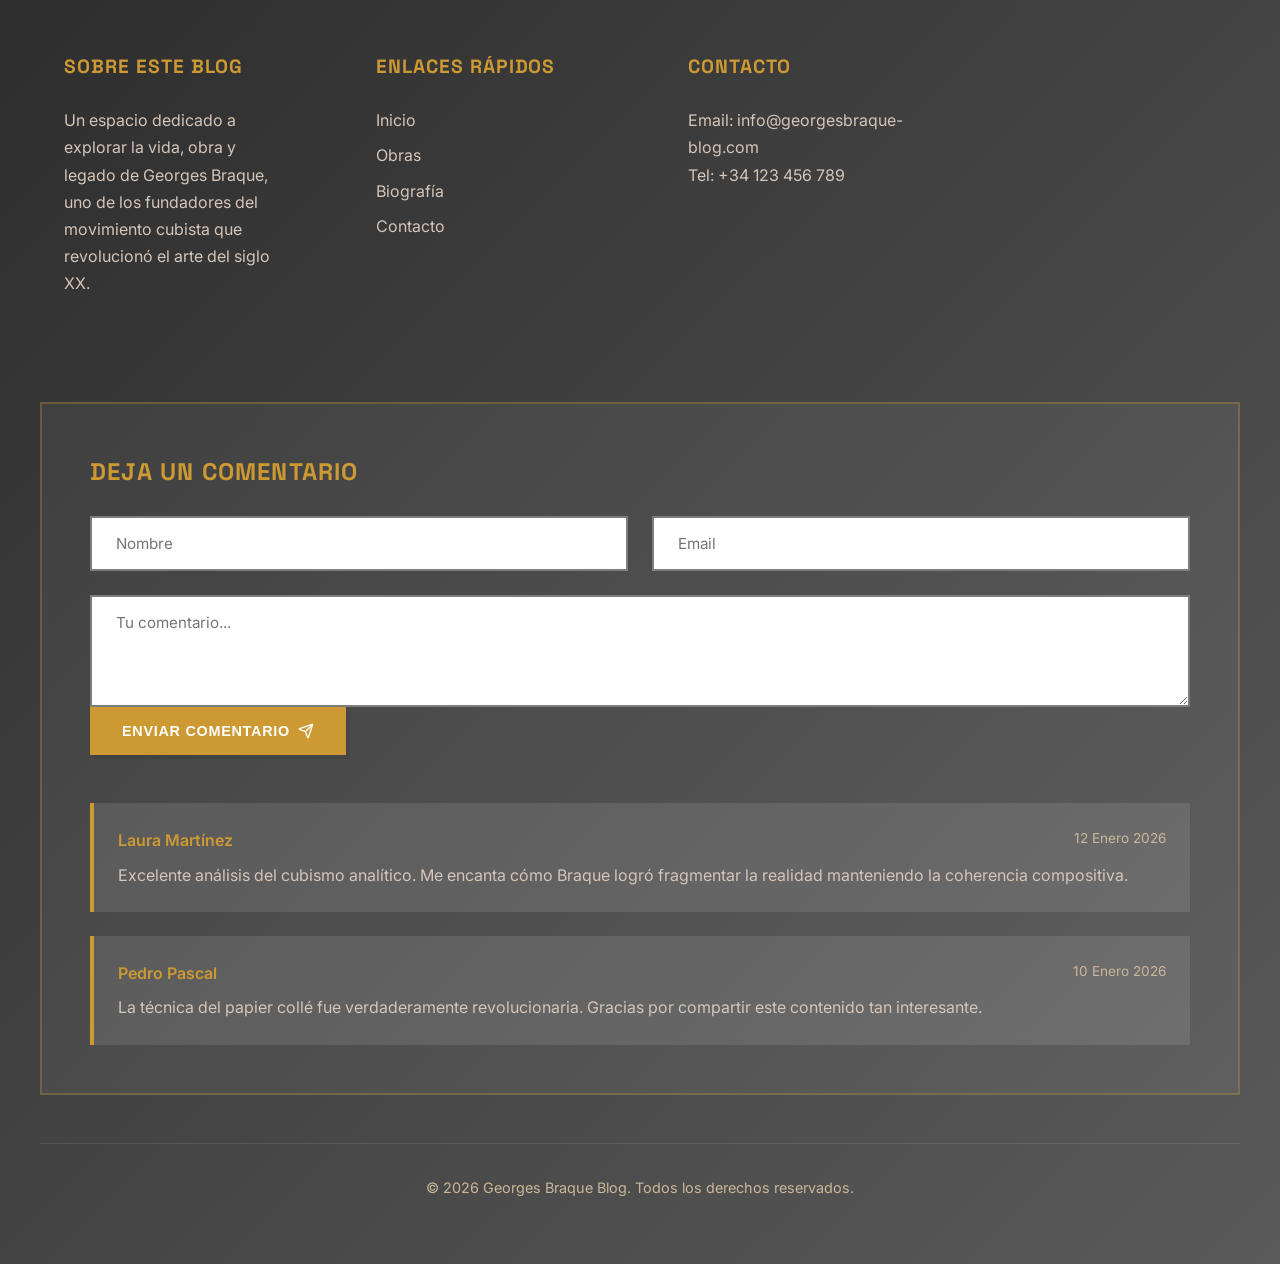
<file: cubismo-contemporaneo.html>
<!DOCTYPE html>
<html lang="es">
<head>
    <meta charset="UTF-8">
    <meta name="viewport" content="width=device-width, initial-scale=1.0">
    <title>El Cubismo en el Arte Contemporáneo</title>
    <link rel="stylesheet" href="styles.css">
    <link rel="preconnect" href="https://fonts.googleapis.com">
    <link rel="preconnect" href="https://fonts.gstatic.com" crossorigin>
    <link href="https://fonts.googleapis.com/css2?family=Space+Grotesk:wght@400;600;700&family=Inter:wght@400;500;600&display=swap" rel="stylesheet">
</head>
<body>
    <!-- Geometric Background Elements -->
    <div class="geometric-bg">
        <div class="geo-shape shape-1"></div>
        <div class="geo-shape shape-2"></div>
        <div class="geo-shape shape-3"></div>
        <div class="geo-shape shape-4"></div>
    </div>

    <!-- Header -->
    <header class="header">
        <div class="header-container">
            <div class="logo-section">
                <img src="assets/icons/logo.svg" alt="Cubist Logo" class="logo-icon">
                <h1 class="site-title">Georges Braque</h1>
                <p class="site-subtitle">El Maestro del Cubismo</p>
            </div>
        </div>
    </header>

    <!-- Navigation -->
    <nav class="navigation">
        <div class="nav-container">
            <button class="hamburger-menu" id="hamburgerBtn" aria-label="Menú">
                <span class="hamburger-line"></span>
                <span class="hamburger-line"></span>
                <span class="hamburger-line"></span>
            </button>
            <ul class="nav-menu" id="navMenu">
                <li><a href="index.html#inicio" class="nav-link">Inicio</a></li>
                <li><a href="index.html#obras" class="nav-link">Obras</a></li>
                <li><a href="index.html#biografia" class="nav-link">Biografía</a></li>
                <li><a href="index.html#cubismo" class="nav-link">Cubismo</a></li>
                <li><a href="index.html#contacto" class="nav-link">Contacto</a></li>
            </ul>
        </div>
    </nav>

    <!-- Main Content -->
    <div class="main-wrapper">
        <div class="content-container">
            <main class="blog-content">
                <article class="blog-post">
                    <div class="post-meta">
                        <span class="post-date">05 Enero 2026</span>
                        <span class="post-author">por Andrea Suárez</span>
                    </div>
                    <h3 class="post-title">El Cubismo en el Arte Contemporáneo</h3>
                    <div class="post-featured-image">
                        <img src="assets/img/Colson-arte-contemporaneo.jpg" 
                             alt="Colson-artistas" 
                             style="background-color: #653118;">
                    </div>
                    <div class="post-content">
                        <p>Más de cien años después de su nacimiento, el cubismo sigue inspirando a artistas contemporáneos. Su influencia se observa en la abstracción geométrica, el diseño gráfico y la arquitectura.</p>
                        <p>Desde instalaciones multimedia hasta pintura digital, el principio de descomponer y reconfigurar la realidad se ha adaptado a nuevos formatos y tecnologías, demostrando la vigencia del movimiento fundado por Braque y Picasso.</p>
                    </div>
                </article>
                <nav class="post-navigation">
                    <a href="picasso-braque.html" class="nav-prev">« Anterior</a>
                    <a href="tecnicas-mixtas.html" class="nav-next">Siguiente →</a>
                </nav>
            </main>
        </div>
    </div>

    <!-- Footer -->
    <footer class="footer">
        <div class="footer-container">
            
            <!-- Footer Info -->
            <div class="footer-section">
                <h3 class="footer-title">Sobre Este Blog</h3>
                <p class="footer-text">
                    Un espacio dedicado a explorar la vida, obra y legado de Georges Braque, 
                    uno de los fundadores del movimiento cubista que revolucionó el arte del siglo XX.
                </p>
            </div>

            <div class="footer-section">
                <h3 class="footer-title">Enlaces Rápidos</h3>
                <ul class="footer-links">
                    <li><a href="index.html#inicio">Inicio</a></li>
                    <li><a href="index.html#obras">Obras</a></li>
                    <li><a href="index.html#biografia">Biografía</a></li>
                    <li><a href="index.html#contacto">Contacto</a></li>
                </ul>
            </div>

            <div class="footer-section">
                <h3 class="footer-title">Contacto</h3>
                <p class="footer-text">
                    Email: info@georgesbraque-blog.com<br>
                    Tel: +34 123 456 789
                </p>
            </div>

            <!-- Comments Section -->
            <div class="comments-section">
                <h3 class="comments-title">Deja un Comentario</h3>
                <form class="comment-form" onsubmit="return handleComment(event)">
                    <div class="form-row">
                        <div class="form-group">
                            <input type="text" 
                                   class="form-input" 
                                   placeholder="Nombre" 
                                   id="commentName"
                                   required>
                        </div>
                        <div class="form-group">
                            <input type="email" 
                                   class="form-input" 
                                   placeholder="Email" 
                                   id="commentEmail"
                                   required>
                        </div>
                    </div>
                    <div class="form-group">
                        <textarea class="form-textarea" 
                                  placeholder="Tu comentario..." 
                                  id="commentText"
                                  rows="4"
                                  required></textarea>
                    </div>
                    <button type="submit" class="comment-submit">
                        Enviar Comentario
                        <img src="assets/icons/send.svg" alt="Send" class="button-icon">
                    </button>
                </form>

                <!-- Comments Display -->
                <div class="comments-list" id="commentsList">
                    <div class="comment-item">
                        <div class="comment-header">
                            <span class="comment-author">Laura Martínez</span>
                            <span class="comment-date">12 Enero 2026</span>
                        </div>
                        <p class="comment-text">
                            Excelente análisis del cubismo analítico. Me encanta cómo Braque logró 
                            fragmentar la realidad manteniendo la coherencia compositiva.
                        </p>
                    </div>
                    <div class="comment-item">
                        <div class="comment-header">
                            <span class="comment-author">Pedro Pascal</span>
                            <span class="comment-date">10 Enero 2026</span>
                        </div>
                        <p class="comment-text">
                            La técnica del papier collé fue verdaderamente revolucionaria. 
                            Gracias por compartir este contenido tan interesante.
                        </p>
                    </div>
                </div>
            </div>

        </div>

        <!-- Copyright -->
        <div class="footer-bottom">
            <p>&copy; 2026 Georges Braque Blog. Todos los derechos reservados.</p>
        </div>
    </footer>

    <script src="script.js"></script>
</body>
</html>
</file>
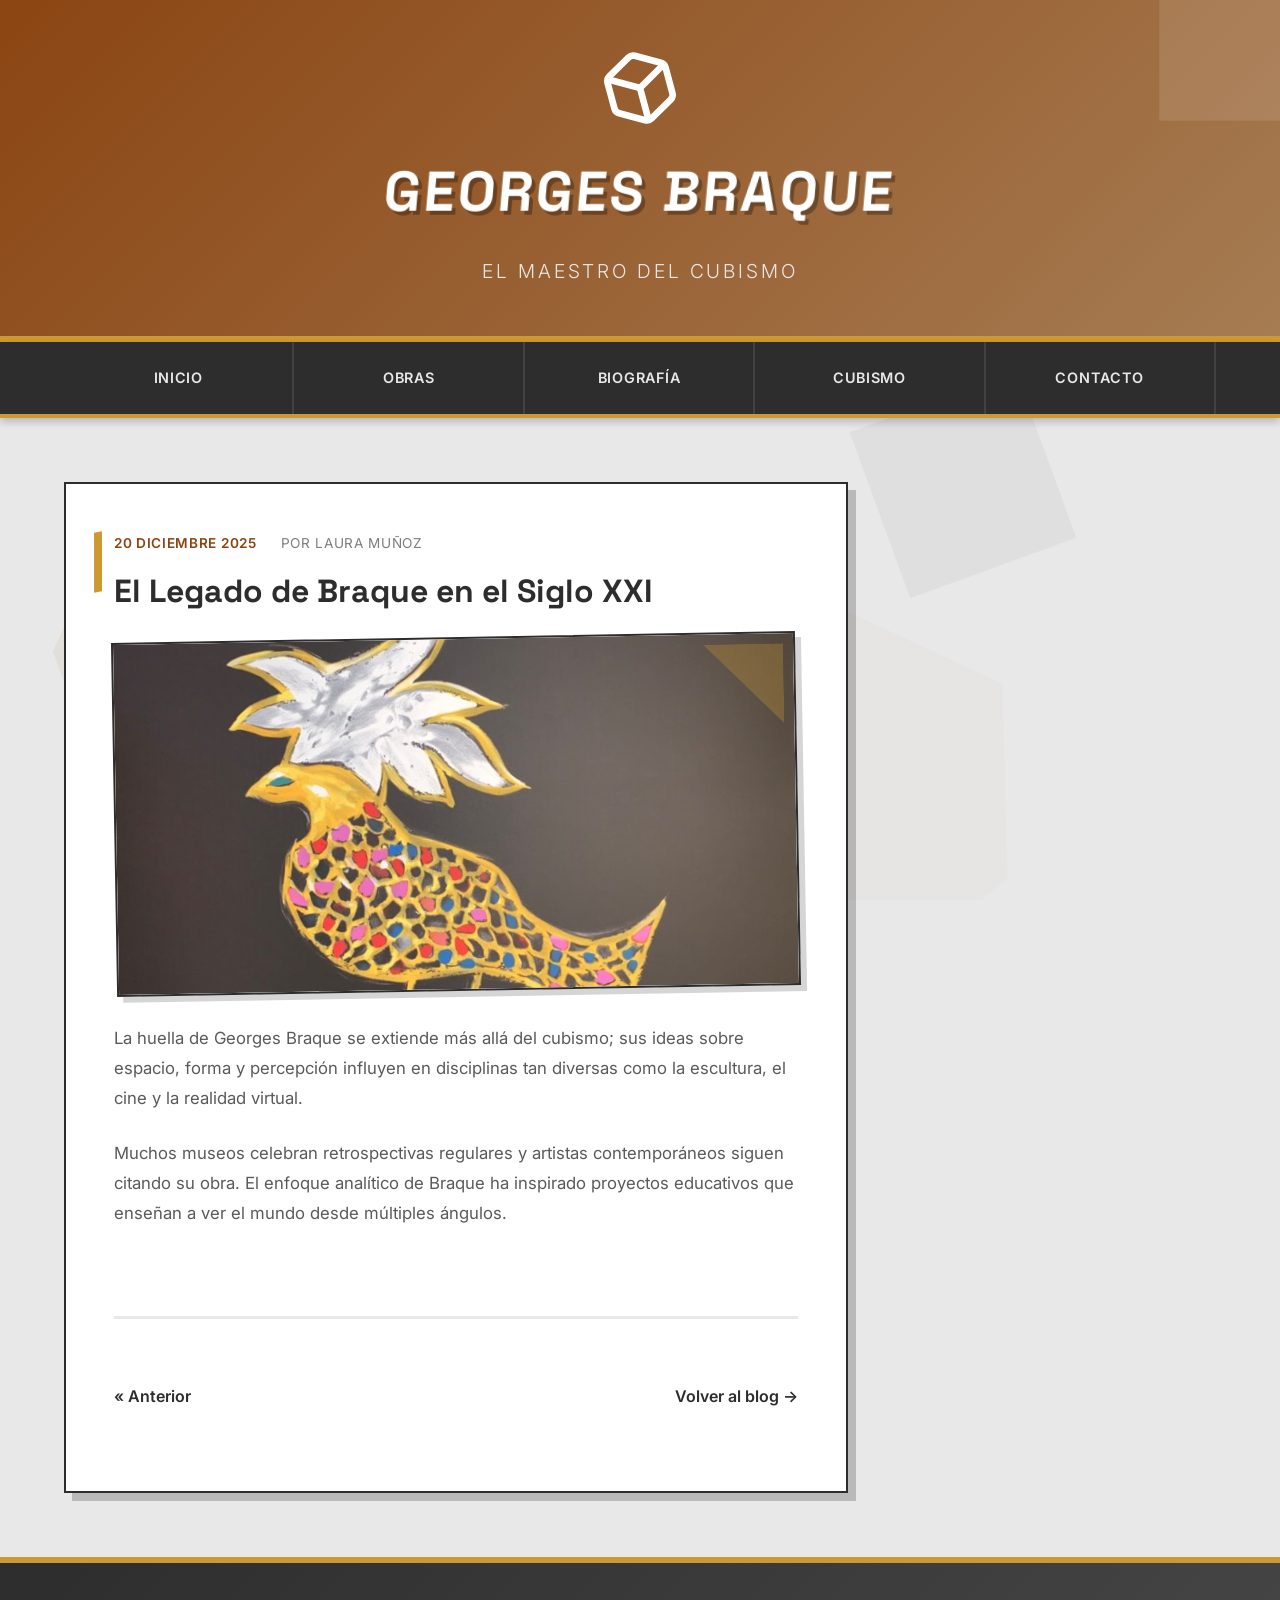
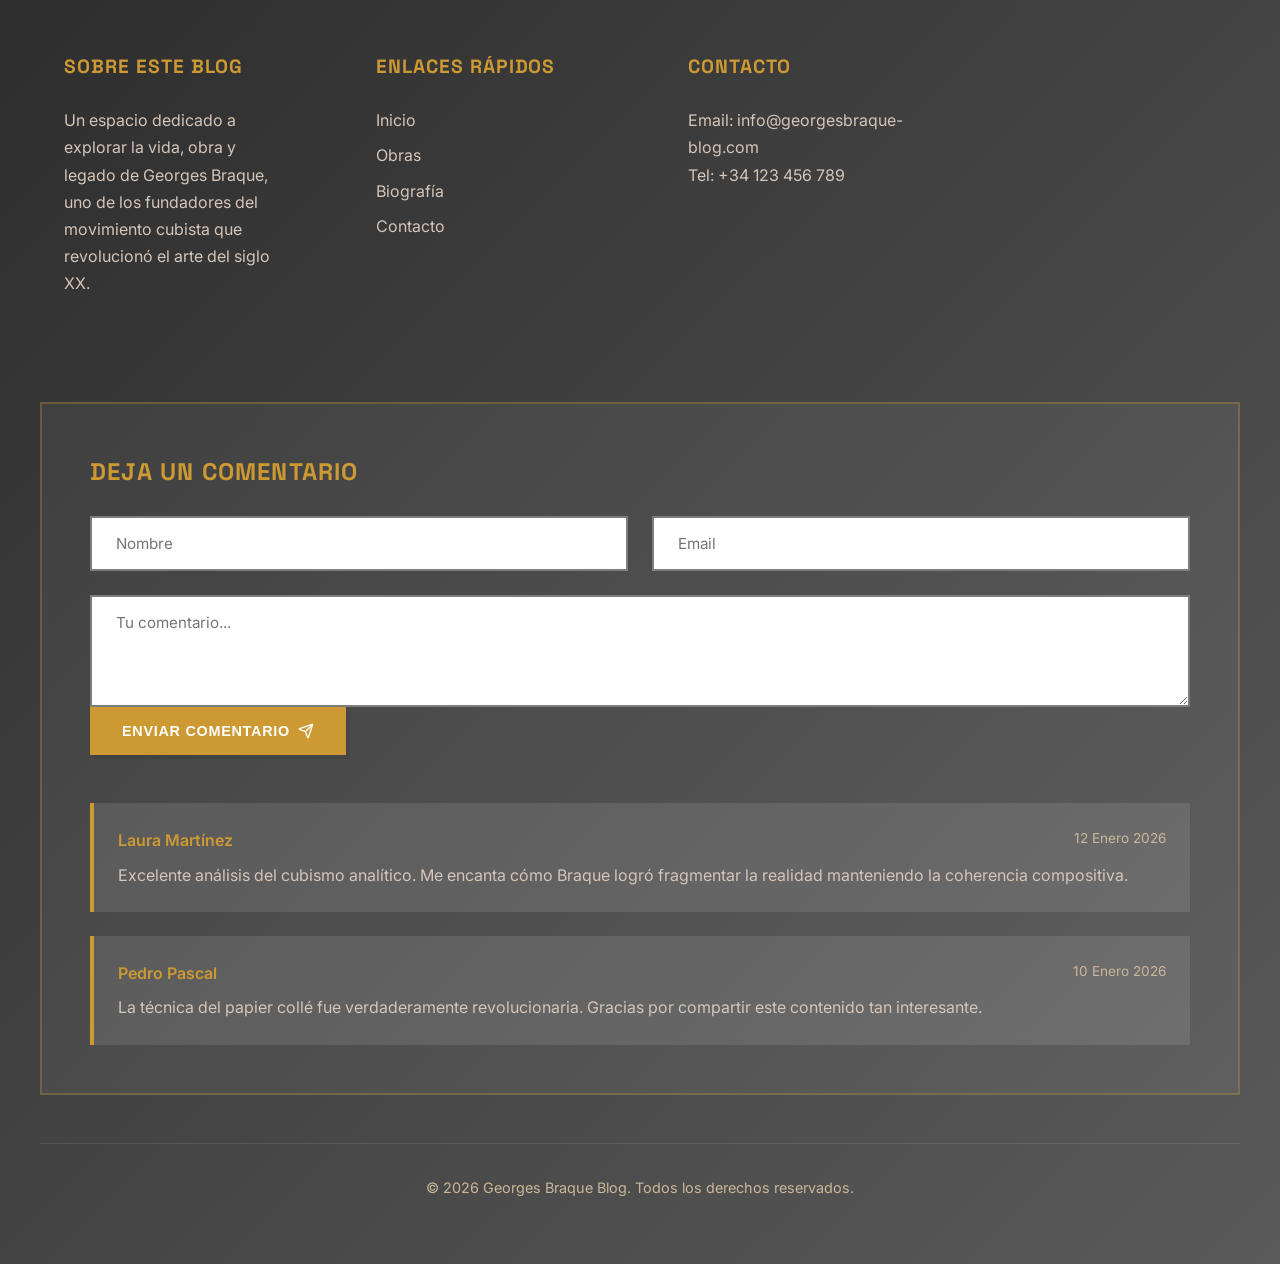
<file: legado-braque.html>
<!DOCTYPE html>
<html lang="es">
<head>
    <meta charset="UTF-8">
    <meta name="viewport" content="width=device-width, initial-scale=1.0">
    <title>El Legado de Braque en el Siglo XXI</title>
    <link rel="stylesheet" href="styles.css">
    <link rel="preconnect" href="https://fonts.googleapis.com">
    <link rel="preconnect" href="https://fonts.gstatic.com" crossorigin>
    <link href="https://fonts.googleapis.com/css2?family=Space+Grotesk:wght@400;600;700&family=Inter:wght@400;500;600&display=swap" rel="stylesheet">
</head>
<body>
    <!-- Geometric Background Elements -->
    <div class="geometric-bg">
        <div class="geo-shape shape-1"></div>
        <div class="geo-shape shape-2"></div>
        <div class="geo-shape shape-3"></div>
        <div class="geo-shape shape-4"></div>
    </div>

    <!-- Header -->
    <header class="header">
        <div class="header-container">
            <div class="logo-section">
                <img src="assets/icons/logo.svg" alt="Cubist Logo" class="logo-icon">
                <h1 class="site-title">Georges Braque</h1>
                <p class="site-subtitle">El Maestro del Cubismo</p>
            </div>
        </div>
    </header>

    <!-- Navigation -->
    <nav class="navigation">
        <div class="nav-container">
            <button class="hamburger-menu" id="hamburgerBtn" aria-label="Menú">
                <span class="hamburger-line"></span>
                <span class="hamburger-line"></span>
                <span class="hamburger-line"></span>
            </button>
            <ul class="nav-menu" id="navMenu">
                <li><a href="index.html#inicio" class="nav-link">Inicio</a></li>
                <li><a href="index.html#obras" class="nav-link">Obras</a></li>
                <li><a href="index.html#biografia" class="nav-link">Biografía</a></li>
                <li><a href="index.html#cubismo" class="nav-link">Cubismo</a></li>
                <li><a href="index.html#contacto" class="nav-link">Contacto</a></li>
            </ul>
        </div>
    </nav>

    <!-- Main Content -->
    <div class="main-wrapper">
        <div class="content-container">
            <main class="blog-content">
                <article class="blog-post">
                    <div class="post-meta">
                        <span class="post-date">20 Diciembre 2025</span>
                        <span class="post-author">por Laura Muñoz</span>
                    </div>
                    <h3 class="post-title">El Legado de Braque en el Siglo XXI</h3>
                    <div class="post-featured-image">
                        <img src="assets/img/Phoenix (1988).jpg" 
                             alt="Legacy of Braque" 
                             style="background-color: #895A37;">
                    </div>
                    <div class="post-content">
                        <p>La huella de Georges Braque se extiende más allá del cubismo; sus ideas sobre espacio, forma y percepción influyen en disciplinas tan diversas como la escultura, el cine y la realidad virtual.</p>
                        <p>Muchos museos celebran retrospectivas regulares y artistas contemporáneos siguen citando su obra. El enfoque analítico de Braque ha inspirado proyectos educativos que enseñan a ver el mundo desde múltiples ángulos.</p>
                    </div>
                </article>
                <nav class="post-navigation">
                    <a href="tecnicas-mixtas.html" class="nav-prev">« Anterior</a>
                    <a href="index.html" class="nav-next">Volver al blog →</a>
                </nav>
            </main>
        </div>
    </div>

    <!-- Footer -->
    <footer class="footer">
        <div class="footer-container">
            
            <!-- Footer Info -->
            <div class="footer-section">
                <h3 class="footer-title">Sobre Este Blog</h3>
                <p class="footer-text">
                    Un espacio dedicado a explorar la vida, obra y legado de Georges Braque, 
                    uno de los fundadores del movimiento cubista que revolucionó el arte del siglo XX.
                </p>
            </div>

            <div class="footer-section">
                <h3 class="footer-title">Enlaces Rápidos</h3>
                <ul class="footer-links">
                    <li><a href="index.html#inicio">Inicio</a></li>
                    <li><a href="index.html#obras">Obras</a></li>
                    <li><a href="index.html#biografia">Biografía</a></li>
                    <li><a href="index.html#contacto">Contacto</a></li>
                </ul>
            </div>

            <div class="footer-section">
                <h3 class="footer-title">Contacto</h3>
                <p class="footer-text">
                    Email: info@georgesbraque-blog.com<br>
                    Tel: +34 123 456 789
                </p>
            </div>

            <!-- Comments Section -->
            <div class="comments-section">
                <h3 class="comments-title">Deja un Comentario</h3>
                <form class="comment-form" onsubmit="return handleComment(event)">
                    <div class="form-row">
                        <div class="form-group">
                            <input type="text" 
                                   class="form-input" 
                                   placeholder="Nombre" 
                                   id="commentName"
                                   required>
                        </div>
                        <div class="form-group">
                            <input type="email" 
                                   class="form-input" 
                                   placeholder="Email" 
                                   id="commentEmail"
                                   required>
                        </div>
                    </div>
                    <div class="form-group">
                        <textarea class="form-textarea" 
                                  placeholder="Tu comentario..." 
                                  id="commentText"
                                  rows="4"
                                  required></textarea>
                    </div>
                    <button type="submit" class="comment-submit">
                        Enviar Comentario
                        <img src="assets/icons/send.svg" alt="Send" class="button-icon">
                    </button>
                </form>

                <!-- Comments Display -->
                <div class="comments-list" id="commentsList">
                    <div class="comment-item">
                        <div class="comment-header">
                            <span class="comment-author">Laura Martínez</span>
                            <span class="comment-date">12 Enero 2026</span>
                        </div>
                        <p class="comment-text">
                            Excelente análisis del cubismo analítico. Me encanta cómo Braque logró 
                            fragmentar la realidad manteniendo la coherencia compositiva.
                        </p>
                    </div>
                    <div class="comment-item">
                        <div class="comment-header">
                            <span class="comment-author">Pedro Pascal</span>
                            <span class="comment-date">10 Enero 2026</span>
                        </div>
                        <p class="comment-text">
                            La técnica del papier collé fue verdaderamente revolucionaria. 
                            Gracias por compartir este contenido tan interesante.
                        </p>
                    </div>
                </div>
            </div>

        </div>

        <!-- Copyright -->
        <div class="footer-bottom">
            <p>&copy; 2026 Georges Braque Blog. Todos los derechos reservados.</p>
        </div>
    </footer>

    <script src="script.js"></script>
</body>
</html>
</file>
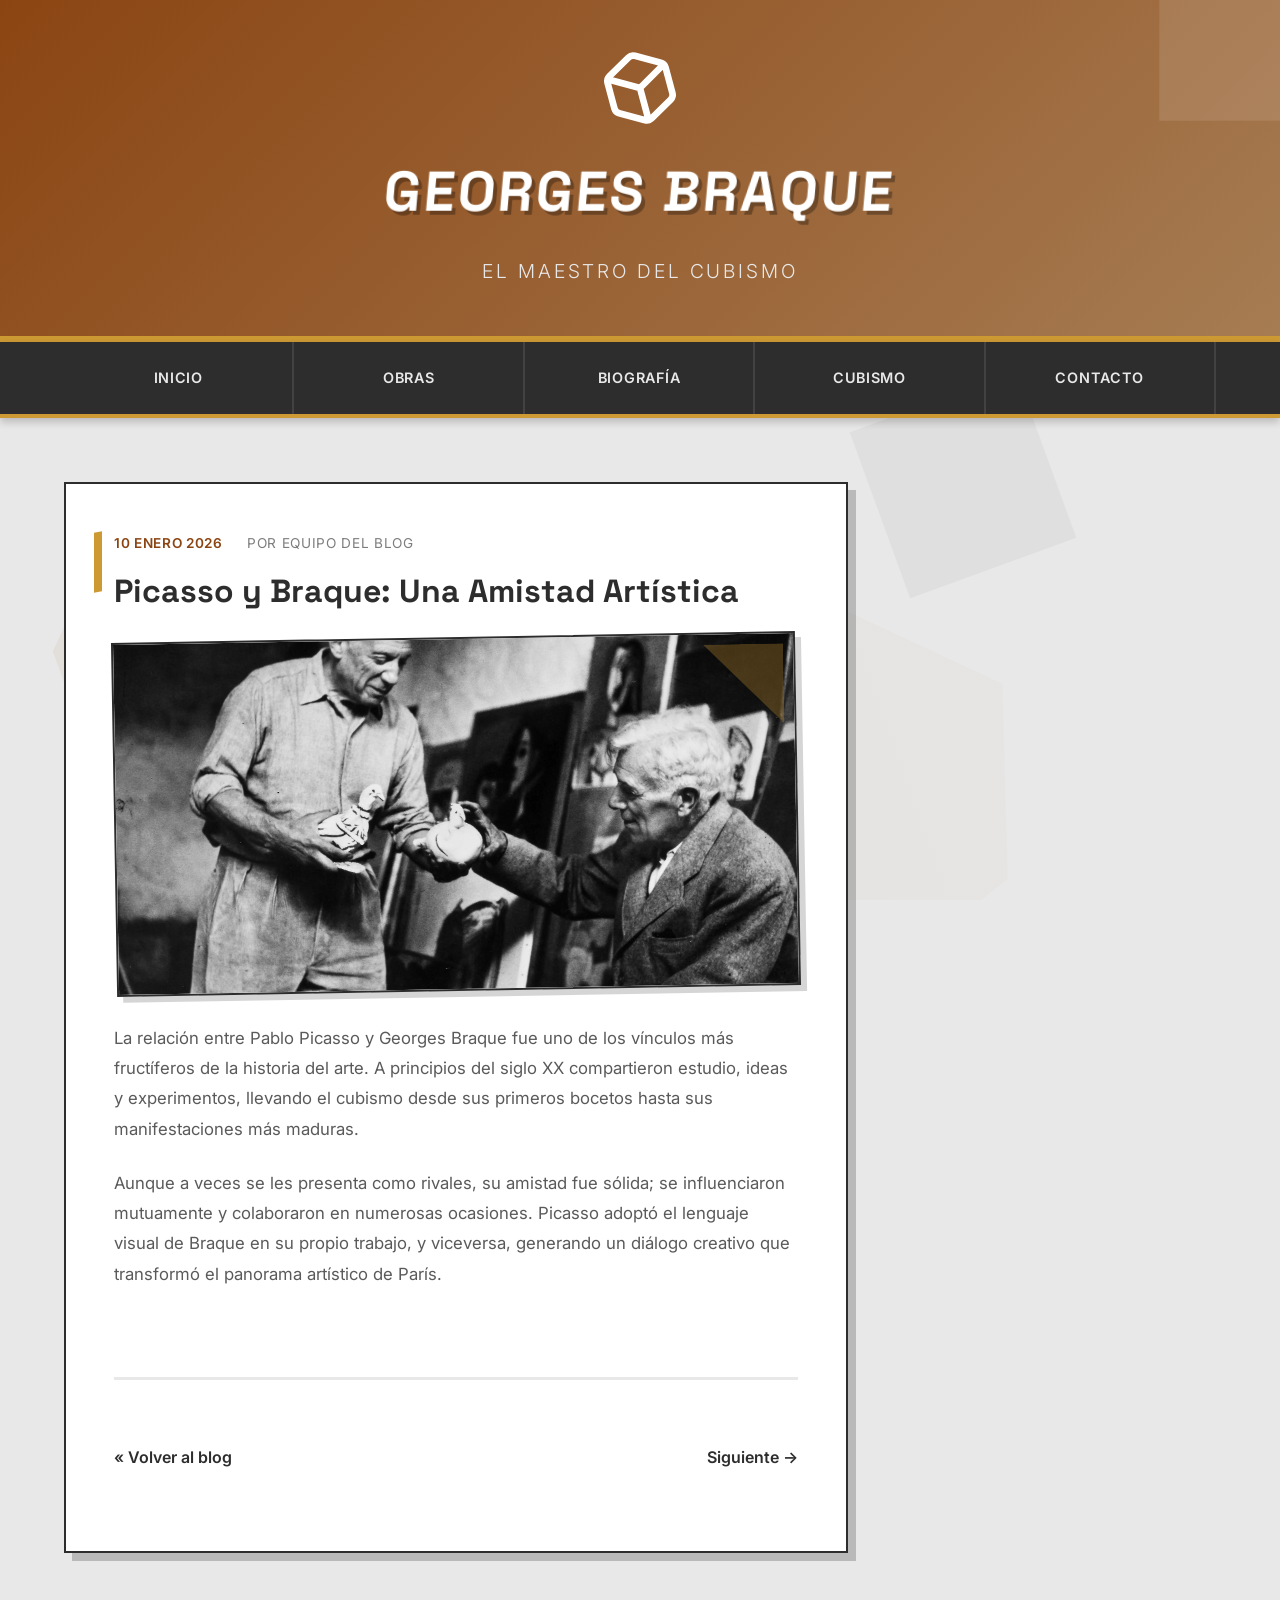
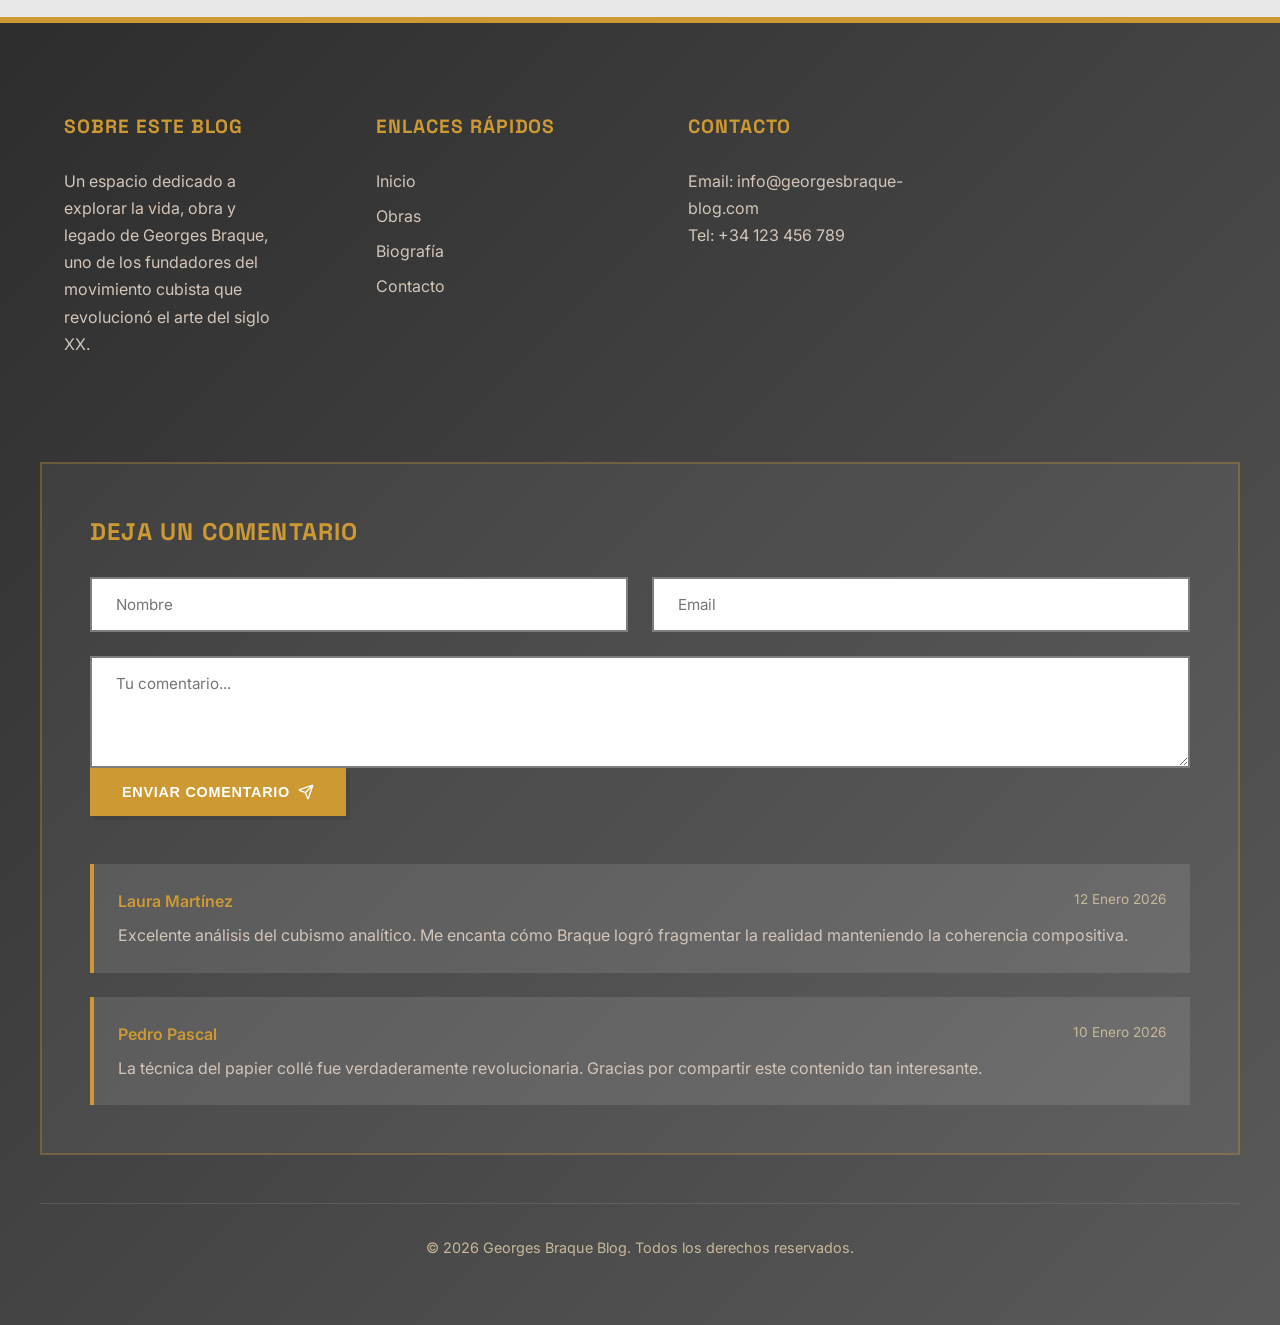
<file: picasso-braque.html>
<!DOCTYPE html>
<html lang="es">
<head>
    <meta charset="UTF-8">
    <meta name="viewport" content="width=device-width, initial-scale=1.0">
    <title>Picasso y Braque: Una Amistad Artística</title>
    <link rel="stylesheet" href="styles.css">
    <link rel="preconnect" href="https://fonts.googleapis.com">
    <link rel="preconnect" href="https://fonts.gstatic.com" crossorigin>
    <link href="https://fonts.googleapis.com/css2?family=Space+Grotesk:wght@400;600;700&family=Inter:wght@400;500;600&display=swap" rel="stylesheet">
</head>
<body>
    <!-- Geometric Background Elements -->
    <div class="geometric-bg">
        <div class="geo-shape shape-1"></div>
        <div class="geo-shape shape-2"></div>
        <div class="geo-shape shape-3"></div>
        <div class="geo-shape shape-4"></div>
    </div>

    <!-- Header -->
    <header class="header">
        <div class="header-container">
            <div class="logo-section">
                <img src="assets/icons/logo.svg" alt="Cubist Logo" class="logo-icon">
                <h1 class="site-title">Georges Braque</h1>
                <p class="site-subtitle">El Maestro del Cubismo</p>
            </div>
        </div>
    </header>

    <!-- Navigation -->
    <nav class="navigation">
        <div class="nav-container">
            <button class="hamburger-menu" id="hamburgerBtn" aria-label="Menú">
                <span class="hamburger-line"></span>
                <span class="hamburger-line"></span>
                <span class="hamburger-line"></span>
            </button>
            <ul class="nav-menu" id="navMenu">
                <li><a href="index.html#inicio" class="nav-link">Inicio</a></li>
                <li><a href="index.html#obras" class="nav-link">Obras</a></li>
                <li><a href="index.html#biografia" class="nav-link">Biografía</a></li>
                <li><a href="index.html#cubismo" class="nav-link">Cubismo</a></li>
                <li><a href="index.html#contacto" class="nav-link">Contacto</a></li>
            </ul>
        </div>
    </nav>

    <!-- Main Content -->
    <div class="main-wrapper">
        <div class="content-container">
            <main class="blog-content">
                <article class="blog-post">
                    <div class="post-meta">
                        <span class="post-date">10 Enero 2026</span>
                        <span class="post-author">por Equipo del Blog</span>
                    </div>
                    <h3 class="post-title">Picasso y Braque: Una Amistad Artística</h3>
                    <div class="post-featured-image">
                        <img src="assets/img/braque-picasso.jpg" 
                             alt="Picasso and Braque" 
                             style="background-color: #7F4A27;">
                    </div>
                    <div class="post-content">
                        <p>La relación entre Pablo Picasso y Georges Braque fue uno de los vínculos más fructíferos de la historia del arte. A principios del siglo XX compartieron estudio, ideas y experimentos, llevando el cubismo desde sus primeros bocetos hasta sus manifestaciones más maduras.</p>
                        <p>Aunque a veces se les presenta como rivales, su amistad fue sólida; se influenciaron mutuamente y colaboraron en numerosas ocasiones. Picasso adoptó el lenguaje visual de Braque en su propio trabajo, y viceversa, generando un diálogo creativo que transformó el panorama artístico de París.</p>
                    </div>
                </article>
                <nav class="post-navigation">
                    <a href="index.html" class="nav-prev">« Volver al blog</a>
                    <a href="cubismo-contemporaneo.html" class="nav-next">Siguiente →</a>
                </nav>
            </main>
        </div>
    </div>

    <!-- Footer -->
    <footer class="footer">
        <div class="footer-container">
            
            <!-- Footer Info -->
            <div class="footer-section">
                <h3 class="footer-title">Sobre Este Blog</h3>
                <p class="footer-text">
                    Un espacio dedicado a explorar la vida, obra y legado de Georges Braque, 
                    uno de los fundadores del movimiento cubista que revolucionó el arte del siglo XX.
                </p>
            </div>

            <div class="footer-section">
                <h3 class="footer-title">Enlaces Rápidos</h3>
                <ul class="footer-links">
                    <li><a href="index.html#inicio">Inicio</a></li>
                    <li><a href="index.html#obras">Obras</a></li>
                    <li><a href="index.html#biografia">Biografía</a></li>
                    <li><a href="index.html#contacto">Contacto</a></li>
                </ul>
            </div>

            <div class="footer-section">
                <h3 class="footer-title">Contacto</h3>
                <p class="footer-text">
                    Email: info@georgesbraque-blog.com<br>
                    Tel: +34 123 456 789
                </p>
            </div>

            <!-- Comments Section -->
            <div class="comments-section">
                <h3 class="comments-title">Deja un Comentario</h3>
                <form class="comment-form" onsubmit="return handleComment(event)">
                    <div class="form-row">
                        <div class="form-group">
                            <input type="text" 
                                   class="form-input" 
                                   placeholder="Nombre" 
                                   id="commentName"
                                   required>
                        </div>
                        <div class="form-group">
                            <input type="email" 
                                   class="form-input" 
                                   placeholder="Email" 
                                   id="commentEmail"
                                   required>
                        </div>
                    </div>
                    <div class="form-group">
                        <textarea class="form-textarea" 
                                  placeholder="Tu comentario..." 
                                  id="commentText"
                                  rows="4"
                                  required></textarea>
                    </div>
                    <button type="submit" class="comment-submit">
                        Enviar Comentario
                        <img src="assets/icons/send.svg" alt="Send" class="button-icon">
                    </button>
                </form>

                <!-- Comments Display -->
                <div class="comments-list" id="commentsList">
                    <div class="comment-item">
                        <div class="comment-header">
                            <span class="comment-author">Laura Martínez</span>
                            <span class="comment-date">12 Enero 2026</span>
                        </div>
                        <p class="comment-text">
                            Excelente análisis del cubismo analítico. Me encanta cómo Braque logró 
                            fragmentar la realidad manteniendo la coherencia compositiva.
                        </p>
                    </div>
                    <div class="comment-item">
                        <div class="comment-header">
                            <span class="comment-author">Pedro Pascal</span>
                            <span class="comment-date">10 Enero 2026</span>
                        </div>
                        <p class="comment-text">
                            La técnica del papier collé fue verdaderamente revolucionaria. 
                            Gracias por compartir este contenido tan interesante.
                        </p>
                    </div>
                </div>
            </div>

        </div>

        <!-- Copyright -->
        <div class="footer-bottom">
            <p>&copy; 2026 Georges Braque Blog. Todos los derechos reservados.</p>
        </div>
    </footer>

    <script src="script.js"></script>
</body>
</html>
</file>
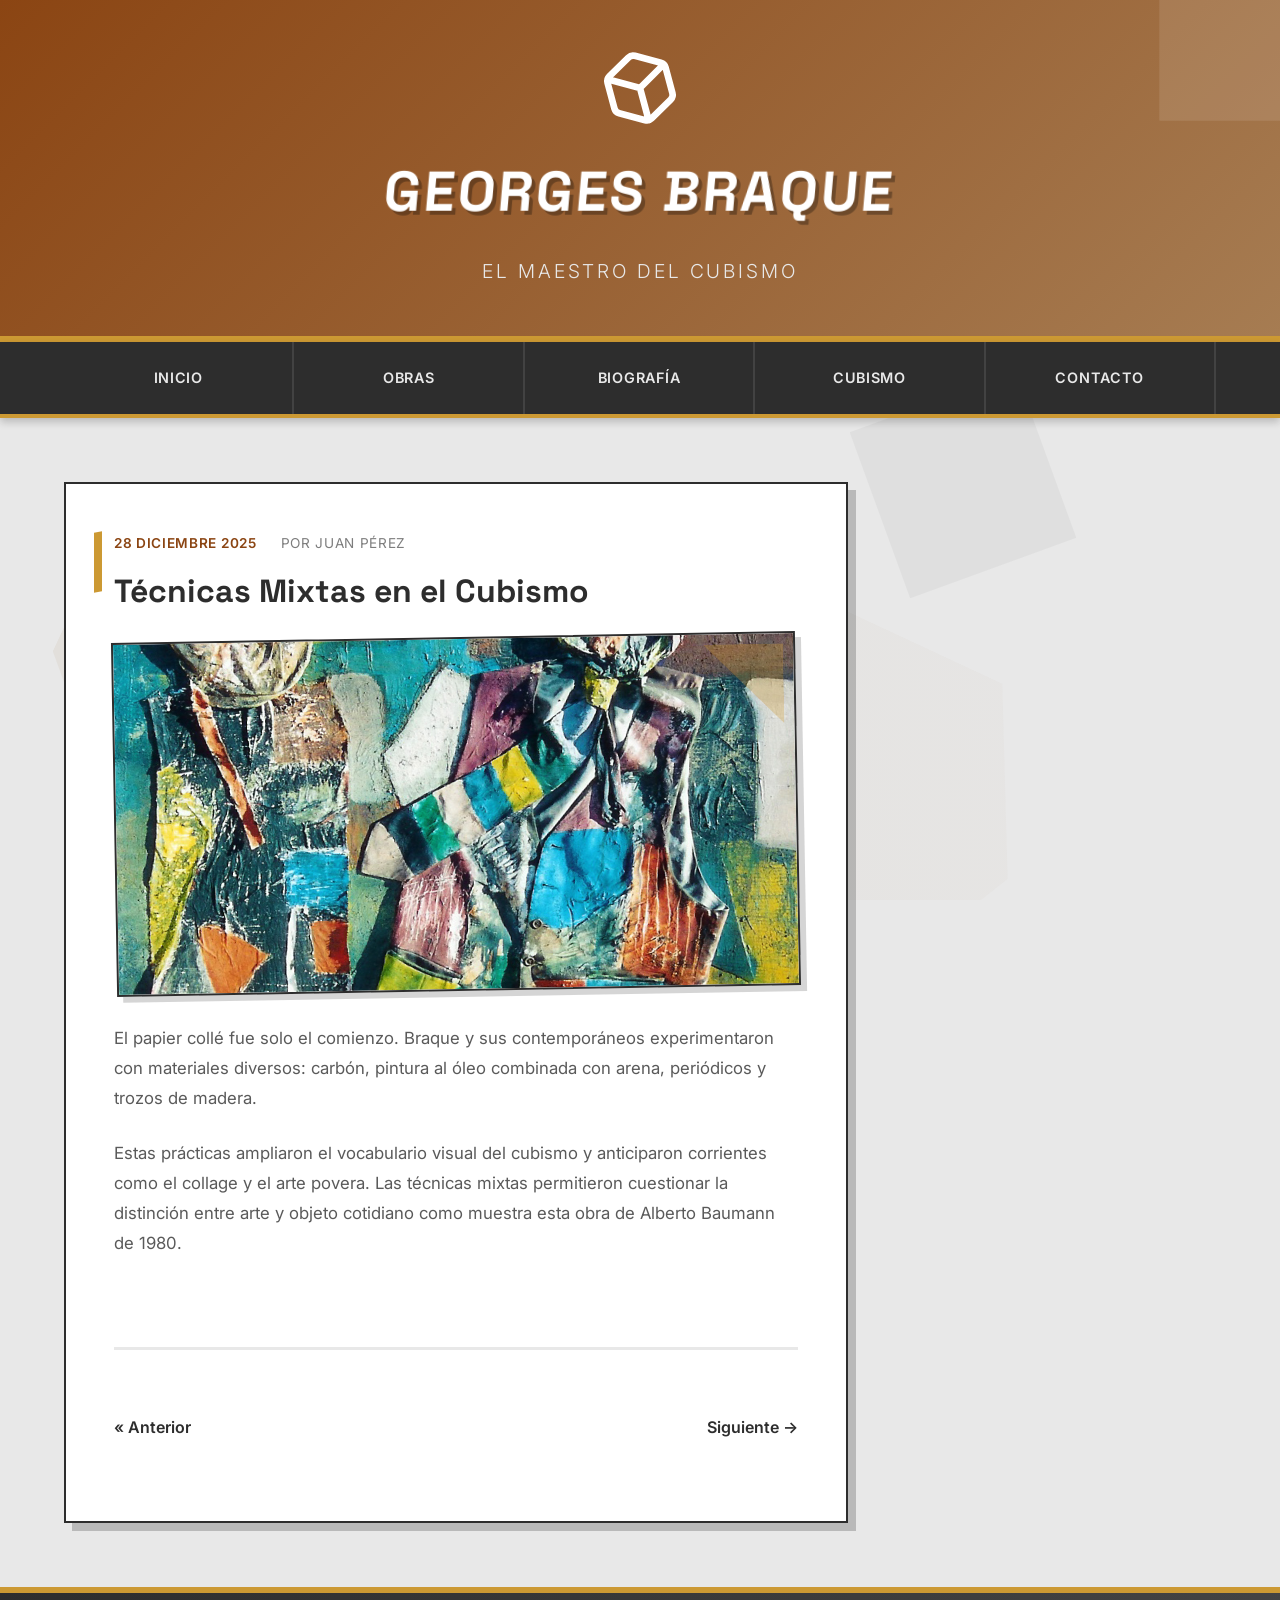
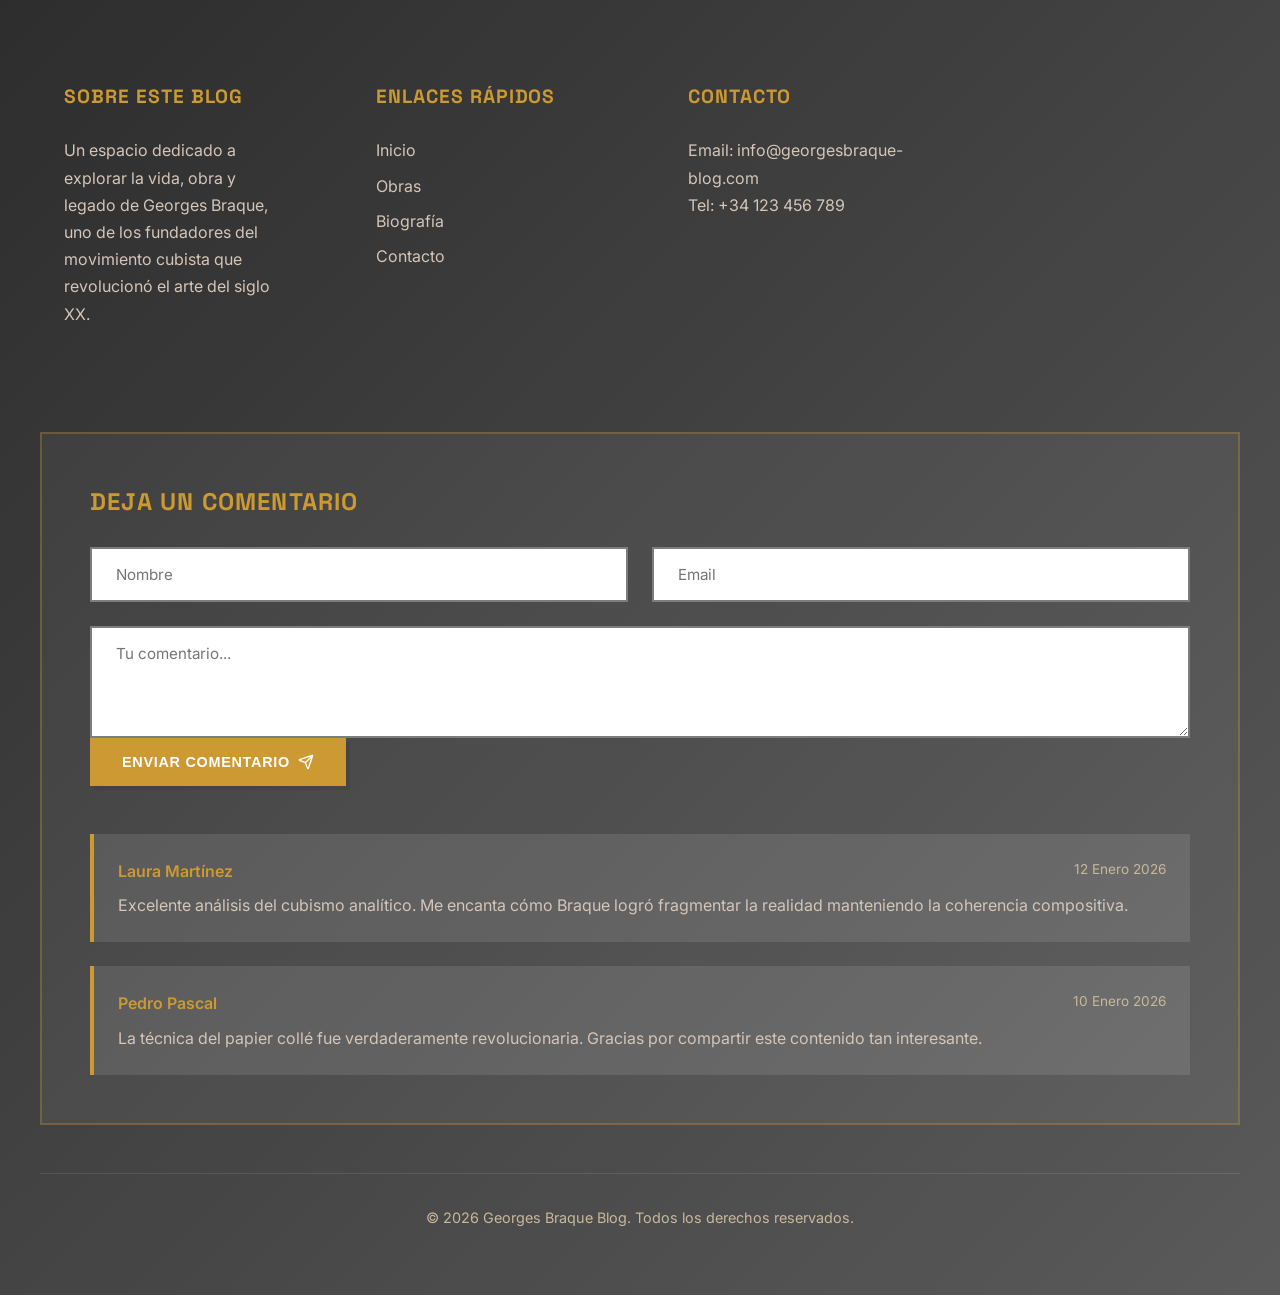
<file: tecnicas-mixtas.html>
<!DOCTYPE html>
<html lang="es">
<head>
    <meta charset="UTF-8">
    <meta name="viewport" content="width=device-width, initial-scale=1.0">
    <title>Técnicas Mixtas en el Cubismo</title>
    <link rel="stylesheet" href="styles.css">
    <link rel="preconnect" href="https://fonts.googleapis.com">
    <link rel="preconnect" href="https://fonts.gstatic.com" crossorigin>
    <link href="https://fonts.googleapis.com/css2?family=Space+Grotesk:wght@400;600;700&family=Inter:wght@400;500;600&display=swap" rel="stylesheet">
</head>
<body>
    <!-- Geometric Background Elements -->
    <div class="geometric-bg">
        <div class="geo-shape shape-1"></div>
        <div class="geo-shape shape-2"></div>
        <div class="geo-shape shape-3"></div>
        <div class="geo-shape shape-4"></div>
    </div>

    <!-- Header -->
    <header class="header">
        <div class="header-container">
            <div class="logo-section">
                <img src="assets/icons/logo.svg" alt="Cubist Logo" class="logo-icon">
                <h1 class="site-title">Georges Braque</h1>
                <p class="site-subtitle">El Maestro del Cubismo</p>
            </div>
        </div>
    </header>

    <!-- Navigation -->
    <nav class="navigation">
        <div class="nav-container">
            <button class="hamburger-menu" id="hamburgerBtn" aria-label="Menú">
                <span class="hamburger-line"></span>
                <span class="hamburger-line"></span>
                <span class="hamburger-line"></span>
            </button>
            <ul class="nav-menu" id="navMenu">
                <li><a href="index.html#inicio" class="nav-link">Inicio</a></li>
                <li><a href="index.html#obras" class="nav-link">Obras</a></li>
                <li><a href="index.html#biografia" class="nav-link">Biografía</a></li>
                <li><a href="index.html#cubismo" class="nav-link">Cubismo</a></li>
                <li><a href="index.html#contacto" class="nav-link">Contacto</a></li>
            </ul>
        </div>
    </nav>

    <!-- Main Content -->
    <div class="main-wrapper">
        <div class="content-container">
            <main class="blog-content">
                <article class="blog-post">
                    <div class="post-meta">
                        <span class="post-date">28 Diciembre 2025</span>
                        <span class="post-author">por Juan Pérez</span>
                    </div>
                    <h3 class="post-title">Técnicas Mixtas en el Cubismo</h3>
                    <div class="post-featured-image">
                        <img src="assets/img/tecnica mixta.jpg" 
                             alt="Mixed media cubism" 
                             style="background-color: #885F3D;">
                    </div>
                    <div class="post-content">
                        <p>El papier collé fue solo el comienzo. Braque y sus contemporáneos experimentaron con materiales diversos: carbón, pintura al óleo combinada con arena, periódicos y trozos de madera.</p>
                        <p>Estas prácticas ampliaron el vocabulario visual del cubismo y anticiparon corrientes como el collage y el arte povera. Las técnicas mixtas permitieron cuestionar la distinción entre arte y objeto cotidiano como muestra esta obra de Alberto Baumann de 1980.</p>
                    </div>
                </article>
                <nav class="post-navigation">
                    <a href="cubismo-contemporaneo.html" class="nav-prev">« Anterior</a>
                    <a href="legado-braque.html" class="nav-next">Siguiente →</a>
                </nav>
            </main>
        </div>
    </div>

    <!-- Footer -->
    <footer class="footer">
        <div class="footer-container">
            
            <!-- Footer Info -->
            <div class="footer-section">
                <h3 class="footer-title">Sobre Este Blog</h3>
                <p class="footer-text">
                    Un espacio dedicado a explorar la vida, obra y legado de Georges Braque, 
                    uno de los fundadores del movimiento cubista que revolucionó el arte del siglo XX.
                </p>
            </div>

            <div class="footer-section">
                <h3 class="footer-title">Enlaces Rápidos</h3>
                <ul class="footer-links">
                    <li><a href="index.html#inicio">Inicio</a></li>
                    <li><a href="index.html#obras">Obras</a></li>
                    <li><a href="index.html#biografia">Biografía</a></li>
                    <li><a href="index.html#contacto">Contacto</a></li>
                </ul>
            </div>

            <div class="footer-section">
                <h3 class="footer-title">Contacto</h3>
                <p class="footer-text">
                    Email: info@georgesbraque-blog.com<br>
                    Tel: +34 123 456 789
                </p>
            </div>

            <!-- Comments Section -->
            <div class="comments-section">
                <h3 class="comments-title">Deja un Comentario</h3>
                <form class="comment-form" onsubmit="return handleComment(event)">
                    <div class="form-row">
                        <div class="form-group">
                            <input type="text" 
                                   class="form-input" 
                                   placeholder="Nombre" 
                                   id="commentName"
                                   required>
                        </div>
                        <div class="form-group">
                            <input type="email" 
                                   class="form-input" 
                                   placeholder="Email" 
                                   id="commentEmail"
                                   required>
                        </div>
                    </div>
                    <div class="form-group">
                        <textarea class="form-textarea" 
                                  placeholder="Tu comentario..." 
                                  id="commentText"
                                  rows="4"
                                  required></textarea>
                    </div>
                    <button type="submit" class="comment-submit">
                        Enviar Comentario
                        <img src="assets/icons/send.svg" alt="Send" class="button-icon">
                    </button>
                </form>

                <!-- Comments Display -->
                <div class="comments-list" id="commentsList">
                    <div class="comment-item">
                        <div class="comment-header">
                            <span class="comment-author">Laura Martínez</span>
                            <span class="comment-date">12 Enero 2026</span>
                        </div>
                        <p class="comment-text">
                            Excelente análisis del cubismo analítico. Me encanta cómo Braque logró 
                            fragmentar la realidad manteniendo la coherencia compositiva.
                        </p>
                    </div>
                    <div class="comment-item">
                        <div class="comment-header">
                            <span class="comment-author">Pedro Pascal</span>
                            <span class="comment-date">10 Enero 2026</span>
                        </div>
                        <p class="comment-text">
                            La técnica del papier collé fue verdaderamente revolucionaria. 
                            Gracias por compartir este contenido tan interesante.
                        </p>
                    </div>
                </div>
            </div>

        </div>

        <!-- Copyright -->
        <div class="footer-bottom">
            <p>&copy; 2026 Georges Braque Blog. Todos los derechos reservados.</p>
        </div>
    </footer>

    <script src="script.js"></script>
</body>
</html>
</file>
<file: styles.css>
/* ========================================
   Design Tokens - Cubist Color Palette
   ======================================== */

:root {
    /* Cubist Colors - Analytical Period */
    --color-ochre: #CC9933;
    --color-burnt-sienna: #8B4513;
    --color-warm-gray: #7D7D7D;
    --color-beige: #D4C5B9;
    --color-dark-charcoal: #2D2D2D;
    --color-light-gray: #E8E8E8;
    --color-soft-brown: #A67C52;
    --color-sand: #C8B89A;
    --color-slate: #5A5A5A;
    
    /* Typography */
    --font-heading: 'Space Grotesk', sans-serif;
    --font-body: 'Inter', sans-serif;
    
    /* Spacing */
    --spacing-xs: 0.5rem;
    --spacing-sm: 1rem;
    --spacing-md: 1.5rem;
    --spacing-lg: 2rem;
    --spacing-xl: 3rem;
    --spacing-2xl: 4rem;
    
    /* Borders & Shadows */
    --border-width: 2px;
    --border-radius-sm: 2px;
    --border-radius-md: 4px;
    --shadow-sm: 4px 4px 0px rgba(45, 45, 45, 0.15);
    --shadow-md: 6px 6px 0px rgba(45, 45, 45, 0.2);
    --shadow-lg: 8px 8px 0px rgba(45, 45, 45, 0.25);
}

/* ========================================
   Reset & Base Styles
   ======================================== */

* {
    margin: 0;
    padding: 0;
    box-sizing: border-box;
}

body {
    font-family: var(--font-body);
    line-height: 1.7;
    color: var(--color-dark-charcoal);
    background-color: var(--color-light-gray);
    overflow-x: hidden;
}

img {
    max-width: 100%;
    height: auto;
    display: block;
}

a {
    text-decoration: none;
    color: inherit;
    transition: all 0.3s ease;
}

/* ========================================
   Geometric Background
   ======================================== */

.geometric-bg {
    position: fixed;
    top: 0;
    left: 0;
    width: 100%;
    height: 100%;
    pointer-events: none;
    z-index: -1;
    overflow: hidden;
}

.geo-shape {
    position: absolute;
    opacity: 0.08;
    transform: rotate(25deg);
}

.shape-1 {
    width: 400px;
    height: 400px;
    background: linear-gradient(135deg, var(--color-ochre) 0%, var(--color-burnt-sienna) 100%);
    top: -100px;
    right: -100px;
    clip-path: polygon(50% 0%, 100% 38%, 82% 100%, 18% 100%, 0% 38%);
}

.shape-2 {
    width: 300px;
    height: 300px;
    background: var(--color-soft-brown);
    bottom: 10%;
    left: 5%;
    clip-path: polygon(30% 0%, 70% 0%, 100% 30%, 100% 70%, 70% 100%, 30% 100%, 0% 70%, 0% 30%);
}

.shape-3 {
    width: 250px;
    height: 250px;
    background: var(--color-warm-gray);
    top: 40%;
    right: 15%;
    clip-path: polygon(50% 0%, 100% 50%, 50% 100%, 0% 50%);
}

.shape-4 {
    width: 350px;
    height: 350px;
    background: linear-gradient(45deg, var(--color-sand) 0%, var(--color-beige) 100%);
    bottom: -80px;
    right: 20%;
    clip-path: polygon(25% 0%, 75% 0%, 100% 50%, 75% 100%, 25% 100%, 0% 50%);
}

/* ========================================
   Header
   ======================================== */

.header {
    background: linear-gradient(135deg, var(--color-burnt-sienna) 0%, var(--color-soft-brown) 100%);
    padding: var(--spacing-xl) var(--spacing-md);
    position: relative;
    overflow: hidden;
    border-bottom: 6px solid var(--color-ochre);
}

.header::before {
    content: '';
    position: absolute;
    top: -50px;
    right: -50px;
    width: 200px;
    height: 200px;
    background: rgba(255, 255, 255, 0.1);
    transform: rotate(45deg);
    clip-path: polygon(50% 0%, 100% 50%, 50% 100%, 0% 50%);
}

.header-container {
    max-width: 1200px;
    margin: 0 auto;
    position: relative;
    z-index: 1;
}

/* portrait of Braque centered within header, enlarged and placed behind content */
.header-portrait {
    position: absolute;
    top: 50%;
    left: 50%;
    transform: translate(-50%, -50%);
    width: 300px;
    max-height: 300px;
    border-radius: 50%;
    object-fit: cover;
    opacity: 0.6;
    pointer-events: none; /* not interactive */
    z-index: -1; /* place fully behind header content */
}

/* ensure header text stays on top */
.header-container {
    max-width: 1200px;
    margin: 0 auto;
    position: relative;
    z-index: 1;
}

/* give logo and titles explicit stacking above portrait */
.logo-section, .site-title, .site-subtitle, .logo-icon {
    position: relative;
    z-index: 2;
}

@media (max-width: 768px) {
    .header-portrait {
        width: 180px;
        max-height: 180px;
    }
}

.logo-section {
    display: flex;
    flex-direction: column;
    align-items: center;
    gap: var(--spacing-sm);
}

.logo-icon {
    width: 80px;
    height: 80px;
    filter: invert(1) brightness(2);
    transform: rotate(-15deg);
    transition: transform 0.4s ease;
}

.logo-icon:hover {
    transform: rotate(15deg) scale(1.1);
}

.site-title {
    font-family: var(--font-heading);
    font-size: 3.5rem;
    font-weight: 700;
    color: white;
    text-transform: uppercase;
    letter-spacing: 0.05em;
    text-shadow: 4px 4px 0px rgba(0, 0, 0, 0.3);
    transform: skew(-5deg);
}

.site-subtitle {
    font-family: var(--font-body);
    font-size: 1.2rem;
    color: var(--color-light-gray);
    text-transform: uppercase;
    letter-spacing: 0.15em;
    font-weight: 300;
}

/* ========================================
   Navigation
   ======================================== */

.navigation {
    background-color: var(--color-dark-charcoal);
    border-bottom: 4px solid var(--color-ochre);
    position: sticky;
    top: 0;
    z-index: 100;
    box-shadow: 0 4px 8px rgba(0, 0, 0, 0.2);
}

.nav-container {
    max-width: 1200px;
    margin: 0 auto;
    padding: 0 var(--spacing-md);
    display: flex;
    align-items: center;
    justify-content: space-between;
}

.hamburger-menu {
    display: none;
    flex-direction: column;
    background: none;
    border: none;
    cursor: pointer;
    padding: var(--spacing-md) var(--spacing-sm);
    z-index: 101;
}

.hamburger-line {
    width: 25px;
    height: 3px;
    background-color: var(--color-ochre);
    margin: 5px 0;
    transition: all 0.3s ease;
}

.hamburger-menu.active .hamburger-line:nth-child(1) {
    transform: rotate(45deg) translate(10px, 10px);
}

.hamburger-menu.active .hamburger-line:nth-child(2) {
    opacity: 0;
}

.hamburger-menu.active .hamburger-line:nth-child(3) {
    transform: rotate(-45deg) translate(7px, -7px);
}

.nav-menu {
    list-style: none;
    display: flex;
    gap: 0;
    flex-wrap: wrap;
    flex: 1;
}

.nav-menu li {
    flex: 1;
    min-width: 120px;
}

.nav-link {
    display: block;
    padding: var(--spacing-md) var(--spacing-sm);
    color: var(--color-light-gray);
    font-weight: 600;
    text-transform: uppercase;
    letter-spacing: 0.05em;
    font-size: 0.9rem;
    text-align: center;
    border-right: 2px solid rgba(255, 255, 255, 0.1);
    position: relative;
    overflow: hidden;
}

.nav-link::before {
    content: '';
    position: absolute;
    top: 0;
    left: -100%;
    width: 100%;
    height: 100%;
    background: var(--color-ochre);
    transition: left 0.3s ease;
    z-index: -1;
}

.nav-link:hover::before,
.nav-link.active::before {
    left: 0;
}

.nav-link:hover,
.nav-link.active {
    color: white;
}

/* ========================================
   Main Layout
   ======================================== */

.main-wrapper {
    max-width: 1200px;
    margin: var(--spacing-2xl) auto;
    padding: 0 var(--spacing-md);
}

.content-container {
    display: grid;
    grid-template-columns: 1fr 320px;
    gap: var(--spacing-xl);
}

/* ========================================
   Blog Content
   ======================================== */

.blog-content {
    background-color: white;
    padding: var(--spacing-xl);
    position: relative;
    border: var(--border-width) solid var(--color-dark-charcoal);
    box-shadow: var(--shadow-lg);
}

.posts-header {
    margin-bottom: var(--spacing-xl);
    position: relative;
}

.section-title {
    font-family: var(--font-heading);
    font-size: 2.5rem;
    font-weight: 700;
    color: var(--color-dark-charcoal);
    text-transform: uppercase;
    letter-spacing: 0.02em;
    position: relative;
    display: inline-block;
    padding-bottom: var(--spacing-sm);
}

.section-title::after {
    content: '';
    position: absolute;
    bottom: 0;
    left: 0;
    width: 60%;
    height: 4px;
    background: linear-gradient(90deg, var(--color-ochre) 0%, var(--color-burnt-sienna) 100%);
    transform: skew(-20deg);
}

.header-accent {
    position: absolute;
    top: -10px;
    right: 0;
    width: 100px;
    height: 100px;
    background: var(--color-ochre);
    opacity: 0.1;
    transform: rotate(45deg);
    clip-path: polygon(50% 0%, 100% 50%, 50% 100%, 0% 50%);
}

/* ========================================
   Blog Post
   ======================================== */

.blog-post {
    margin-bottom: var(--spacing-2xl);
    padding-bottom: var(--spacing-2xl);
    border-bottom: 3px solid var(--color-light-gray);
    position: relative;
}

.blog-post:last-child {
    border-bottom: none;
}

.blog-post::before {
    content: '';
    position: absolute;
    top: 0;
    left: -20px;
    width: 8px;
    height: 60px;
    background: var(--color-ochre);
    transform: skew(0, -10deg);
}

.post-meta {
    display: flex;
    gap: var(--spacing-md);
    margin-bottom: var(--spacing-sm);
    font-size: 0.85rem;
    text-transform: uppercase;
    letter-spacing: 0.05em;
}

.post-date {
    color: var(--color-burnt-sienna);
    font-weight: 600;
}

.post-author {
    color: var(--color-warm-gray);
}

.post-title {
    font-family: var(--font-heading);
    font-size: 2rem;
    font-weight: 700;
    color: var(--color-dark-charcoal);
    margin-bottom: var(--spacing-md);
    line-height: 1.3;
    transition: color 0.3s ease;
}

.post-title:hover {
    color: var(--color-ochre);
}

.post-featured-image {
    margin: var(--spacing-md) 0 var(--spacing-lg);
    position: relative;
    overflow: hidden;
    border: var(--border-width) solid var(--color-dark-charcoal);
    transform: rotate(-1deg);
    box-shadow: var(--shadow-md);
}

.post-featured-image::after {
    content: '';
    position: absolute;
    top: 10px;
    right: 10px;
    width: 80px;
    height: 80px;
    background: var(--color-ochre);
    opacity: 0.3;
    clip-path: polygon(0 0, 100% 0, 100% 100%);
}

.post-featured-image img {
    width: 100%;
    height: 350px;
    object-fit: cover;
    transition: transform 0.4s ease;
}

.post-featured-image:hover img {
    transform: scale(1.05);
}

.post-content {
    font-size: 1.05rem;
    line-height: 1.8;
    color: var(--color-slate);
}

.post-content p {
    margin-bottom: var(--spacing-md);
}

.post-quote {
    margin: var(--spacing-lg) 0;
    padding: var(--spacing-md) var(--spacing-lg);
    background: linear-gradient(135deg, rgba(204, 153, 51, 0.1) 0%, rgba(139, 69, 19, 0.1) 100%);
    border-left: 6px solid var(--color-ochre);
    font-style: italic;
    position: relative;
    transform: skew(-2deg);
}

.post-quote::before {
    content: '"';
    position: absolute;
    top: -20px;
    left: 10px;
    font-size: 5rem;
    color: var(--color-ochre);
    opacity: 0.3;
    font-family: Georgia, serif;
}

.post-quote cite {
    display: block;
    margin-top: var(--spacing-sm);
    font-size: 0.9rem;
    color: var(--color-burnt-sienna);
    font-weight: 600;
    font-style: normal;
}

.read-more {
    display: inline-flex;
    align-items: center;
    gap: var(--spacing-xs);
    padding: var(--spacing-sm) var(--spacing-lg);
    background-color: var(--color-dark-charcoal);
    color: white;
    font-weight: 600;
    text-transform: uppercase;
    letter-spacing: 0.05em;
    font-size: 0.9rem;
    border: none;
    transition: all 0.3s ease;
    box-shadow: var(--shadow-sm);
}

.read-more:hover {
    background-color: var(--color-ochre);
    transform: translateX(5px);
    box-shadow: var(--shadow-md);
}

/* ========================================
   Sidebar
   ======================================== */

.sidebar {
    display: flex;
    flex-direction: column;
    gap: var(--spacing-lg);
}

.widget {
    background-color: white;
    padding: var(--spacing-lg);
    border: var(--border-width) solid var(--color-dark-charcoal);
    box-shadow: var(--shadow-sm);
    position: relative;
}

.widget::before {
    content: '';
    position: absolute;
    top: -8px;
    right: -8px;
    width: 40px;
    height: 40px;
    background: var(--color-ochre);
    transform: rotate(45deg);
    opacity: 0.3;
}

.widget-title {
    font-family: var(--font-heading);
    font-size: 1.3rem;
    font-weight: 700;
    color: var(--color-dark-charcoal);
    text-transform: uppercase;
    letter-spacing: 0.05em;
    margin-bottom: var(--spacing-md);
    padding-bottom: var(--spacing-sm);
    border-bottom: 3px solid var(--color-ochre);
}

.widget-description {
    font-size: 0.9rem;
    color: var(--color-warm-gray);
    margin-bottom: var(--spacing-md);
    line-height: 1.6;
}

/* Search Widget */
.search-form {
    width: 100%;
}

.search-input-wrapper {
    position: relative;
    display: flex;
    align-items: center;
}

.search-icon {
    position: absolute;
    left: var(--spacing-sm);
    width: 20px;
    height: 20px;
    opacity: 0.5;
}

.search-input {
    width: 100%;
    padding: var(--spacing-sm) var(--spacing-sm) var(--spacing-sm) calc(var(--spacing-sm) * 3);
    border: 2px solid var(--color-warm-gray);
    font-family: var(--font-body);
    font-size: 0.95rem;
    outline: none;
    transition: border-color 0.3s ease;
}

.search-input:focus {
    border-color: var(--color-ochre);
}

/* Subscribe Widget */
.subscribe-form {
    display: flex;
    flex-direction: column;
    gap: var(--spacing-sm);
}

.input-group {
    position: relative;
    display: flex;
    align-items: center;
}

.input-icon {
    position: absolute;
    left: var(--spacing-sm);
    width: 20px;
    height: 20px;
    opacity: 0.5;
}

.subscribe-input {
    width: 100%;
    padding: var(--spacing-sm) var(--spacing-sm) var(--spacing-sm) calc(var(--spacing-sm) * 3);
    border: 2px solid var(--color-warm-gray);
    font-family: var(--font-body);
    font-size: 0.95rem;
    outline: none;
    transition: border-color 0.3s ease;
}

.subscribe-input:focus {
    border-color: var(--color-ochre);
}

.subscribe-button {
    display: flex;
    align-items: center;
    justify-content: center;
    gap: var(--spacing-xs);
    padding: var(--spacing-sm) var(--spacing-md);
    background-color: var(--color-dark-charcoal);
    color: white;
    font-weight: 600;
    text-transform: uppercase;
    letter-spacing: 0.05em;
    font-size: 0.85rem;
    border: none;
    cursor: pointer;
    transition: all 0.3s ease;
    box-shadow: var(--shadow-sm);
}

.subscribe-button:hover {
    background-color: var(--color-ochre);
    transform: translateY(-2px);
    box-shadow: var(--shadow-md);
}

.button-icon {
    width: 16px;
    height: 16px;
    filter: brightness(0) invert(1);
}

/* Social Widget */
.social-links {
    display: flex;
    gap: var(--spacing-md);
    justify-content: center;
}

.social-link {
    display: flex;
    align-items: center;
    justify-content: center;
    width: 50px;
    height: 50px;
    background-color: var(--color-dark-charcoal);
    border: 2px solid var(--color-dark-charcoal);
    transition: all 0.3s ease;
    transform: rotate(45deg);
}

.social-link:hover {
    background-color: var(--color-ochre);
    border-color: var(--color-ochre);
    transform: rotate(45deg) scale(1.1);
}

.social-link img {
    width: 24px;
    height: 24px;
    transform: rotate(-45deg);
    filter: brightness(0) invert(1);
}

/* Related Articles Widget */
.related-list {
    list-style: none;
}

.related-item {
    border-bottom: 1px solid var(--color-light-gray);
    padding: var(--spacing-sm) 0;
}

.related-item:last-child {
    border-bottom: none;
}

.related-link {
    display: flex;
    flex-direction: column;
    gap: var(--spacing-xs);
    transition: all 0.3s ease;
}

.related-link:hover .related-title {
    color: var(--color-ochre);
}

.related-title {
    font-weight: 600;
    color: var(--color-dark-charcoal);
    font-size: 0.95rem;
    transition: color 0.3s ease;
}

.related-date {
    font-size: 0.8rem;
    color: var(--color-warm-gray);
    text-transform: uppercase;
    letter-spacing: 0.05em;
}

/* Archive Widget */
.archive-list {
    list-style: none;
}

.archive-item {
    border-bottom: 1px solid var(--color-light-gray);
    padding: var(--spacing-sm) 0;
}

.archive-item:last-child {
    border-bottom: none;
}

.archive-link {
    display: flex;
    justify-content: space-between;
    align-items: center;
    transition: all 0.3s ease;
}

.archive-link:hover .archive-month {
    color: var(--color-ochre);
}

.archive-month {
    font-weight: 600;
    color: var(--color-dark-charcoal);
    transition: color 0.3s ease;
}

.archive-count {
    display: flex;
    align-items: center;
    justify-content: center;
    width: 28px;
    height: 28px;
    background-color: var(--color-ochre);
    color: white;
    font-size: 0.8rem;
    font-weight: 700;
    border-radius: 50%;
}

/* ========================================
   Footer
   ======================================== */

.footer {
    background: linear-gradient(135deg, var(--color-dark-charcoal) 0%, var(--color-slate) 100%);
    color: var(--color-light-gray);
    padding: var(--spacing-2xl) var(--spacing-md);
    margin-top: var(--spacing-2xl);
    border-top: 6px solid var(--color-ochre);
}

.footer-container {
    max-width: 1200px;
    margin: 0 auto;
    display: grid;
    grid-template-columns: repeat(auto-fit, minmax(250px, 1fr));
    gap: var(--spacing-xl);
}

.footer-section {
    padding: var(--spacing-md);
}

.footer-title {
    font-family: var(--font-heading);
    font-size: 1.2rem;
    font-weight: 700;
    color: var(--color-ochre);
    text-transform: uppercase;
    letter-spacing: 0.05em;
    margin-bottom: var(--spacing-md);
}

.footer-text {
    line-height: 1.7;
    color: var(--color-beige);
}

.footer-links {
    list-style: none;
}

.footer-links li {
    margin-bottom: var(--spacing-xs);
}

.footer-links a {
    color: var(--color-beige);
    transition: color 0.3s ease;
}

.footer-links a:hover {
    color: var(--color-ochre);
}

/* Comments Section */
.comments-section {
    grid-column: 1 / -1;
    background-color: rgba(255, 255, 255, 0.05);
    padding: var(--spacing-xl);
    border: 2px solid rgba(204, 153, 51, 0.3);
    margin-top: var(--spacing-lg);
}

.comments-title {
    font-family: var(--font-heading);
    font-size: 1.5rem;
    font-weight: 700;
    color: var(--color-ochre);
    text-transform: uppercase;
    letter-spacing: 0.05em;
    margin-bottom: var(--spacing-md);
}

.comment-form {
    margin-bottom: var(--spacing-xl);
}

.form-row {
    display: grid;
    grid-template-columns: 1fr 1fr;
    gap: var(--spacing-md);
    margin-bottom: var(--spacing-md);
}

.form-group {
    display: flex;
    flex-direction: column;
}

.form-input,
.form-textarea {
    padding: var(--spacing-sm) var(--spacing-md);
    border: 2px solid var(--color-warm-gray);
    font-family: var(--font-body);
    font-size: 0.95rem;
    outline: none;
    background-color: white;
    color: var(--color-dark-charcoal);
    transition: border-color 0.3s ease;
}

.form-input:focus,
.form-textarea:focus {
    border-color: var(--color-ochre);
}

.form-textarea {
    resize: vertical;
    min-height: 100px;
}

.comment-submit {
    display: inline-flex;
    align-items: center;
    gap: var(--spacing-xs);
    padding: var(--spacing-sm) var(--spacing-lg);
    background-color: var(--color-ochre);
    color: white;
    font-weight: 600;
    text-transform: uppercase;
    letter-spacing: 0.05em;
    font-size: 0.9rem;
    border: none;
    cursor: pointer;
    transition: all 0.3s ease;
    box-shadow: var(--shadow-sm);
}

.comment-submit:hover {
    background-color: var(--color-burnt-sienna);
    transform: translateY(-2px);
    box-shadow: var(--shadow-md);
}

/* Comments Display */
.comments-list {
    margin-top: var(--spacing-xl);
    display: flex;
    flex-direction: column;
    gap: var(--spacing-md);
}

.comment-item {
    background-color: rgba(255, 255, 255, 0.1);
    padding: var(--spacing-md);
    border-left: 4px solid var(--color-ochre);
}

.comment-header {
    display: flex;
    justify-content: space-between;
    margin-bottom: var(--spacing-xs);
}

.comment-author {
    font-weight: 600;
    color: var(--color-ochre);
}

.comment-date {
    font-size: 0.85rem;
    color: var(--color-sand);
}

.comment-text {
    color: var(--color-beige);
    line-height: 1.6;
}

/* Footer Bottom */
.footer-bottom {
    max-width: 1200px;
    margin: var(--spacing-xl) auto 0;
    padding-top: var(--spacing-lg);
    border-top: 1px solid rgba(255, 255, 255, 0.1);
    text-align: center;
    color: var(--color-sand);
    font-size: 0.9rem;
}

/* ========================================
   Navigation Between Posts
   ======================================== */

.post-navigation {
    display: flex;
    justify-content: space-between;
    margin: var(--spacing-lg) 0;
}

.post-navigation a {
    color: var(--color-dark-charcoal);
    font-weight: 600;
    text-decoration: none;
    transition: color 0.3s ease;
}

.post-navigation a:hover {
    color: var(--color-ochre);
}

/* ========================================
   Modal Component
   ======================================== */

.modal {
    position: fixed;
    top: 0;
    left: 0;
    width: 100%;
    height: 100%;
    display: none;
    align-items: center;
    justify-content: center;
    z-index: 10000;
}

.modal.active {
    display: flex;
}

.modal-overlay {
    position: absolute;
    top: 0;
    left: 0;
    width: 100%;
    height: 100%;
    background-color: rgba(0, 0, 0, 0.6);
}

.modal-content {
    position: relative;
    background-color: white;
    max-width: 800px;
    width: 90%;
    max-height: 90vh;
    overflow-y: auto;
    padding: var(--spacing-lg);
    border: var(--border-width) solid var(--color-dark-charcoal);
    box-shadow: var(--shadow-lg);
    animation: fadeIn 0.4s ease;
}

.modal-close {
    position: absolute;
    top: 10px;
    right: 10px;
    background: none;
    border: none;
    font-size: 1.5rem;
    cursor: pointer;
    color: var(--color-dark-charcoal);
}

.modal-body {
    font-size: 1rem;
    color: var(--color-dark-charcoal);
}

/* ensure images inside modal scale nicely */
.modal-body img {
    max-width: 100%;
    height: auto;
    display: block;
    margin: 1rem auto;
}

/* artwork cards should indicate they are clickable */
.obra-item {
    cursor: pointer;
    transition: transform 0.2s ease;
}
.obra-item:hover {
    transform: scale(1.02);
}


/* excerpt truncation for blog posts (only on homepage) */
.home .blog-post .post-content {
    max-height: 10em; /* roughly 3-4 lines depending on font */
    overflow: hidden;
    position: relative;
}

.home .blog-post .post-content::after {
    content: '';
    position: absolute;
    bottom: 0;
    left: 0;
    width: 100%;
    height: 3em;
    background: linear-gradient(to bottom, rgba(255,255,255,0), var(--color-light-gray));
    pointer-events: none;
}

/* ========================================
   Navigation Sections
   ======================================== */

.nav-section {
    padding: var(--spacing-2xl) var(--spacing-md);
    background-color: white;
    border-top: 6px solid var(--color-ochre);
    position: relative;
    overflow: hidden;
}

.nav-section.alt-bg {
    background: linear-gradient(135deg, rgba(204, 153, 51, 0.05) 0%, rgba(139, 69, 19, 0.05) 100%);
}

.section-container {
    max-width: 1200px;
    margin: 0 auto;
}

.section-header {
    text-align: center;
    margin-bottom: var(--spacing-2xl);
}

.section-header h2 {
    font-family: var(--font-heading);
    font-size: 2.8rem;
    color: var(--color-dark-charcoal);
    margin-bottom: var(--spacing-md);
    text-transform: uppercase;
    letter-spacing: 0.05em;
}

.section-subtitle {
    font-size: 1.2rem;
    color: var(--color-warm-gray);
    font-style: italic;
}

.section-title {
    font-family: var(--font-heading);
    font-size: 2.5rem;
    color: var(--color-dark-charcoal);
    text-transform: uppercase;
    letter-spacing: 0.05em;
    margin-bottom: var(--spacing-xl);
    text-align: center;
    position: relative;
    padding-bottom: var(--spacing-md);
}

.section-title::after {
    content: '';
    position: absolute;
    bottom: 0;
    left: 50%;
    transform: translateX(-50%);
    width: 200px;
    height: 4px;
    background: linear-gradient(90deg, var(--color-ochre) 0%, var(--color-burnt-sienna) 100%);
}

/* Inicio Section - Cards */
.section-grid {
    display: grid;
    grid-template-columns: repeat(auto-fit, minmax(250px, 1fr));
    gap: var(--spacing-xl);
    margin-top: var(--spacing-xl);
}

.section-card {
    background: white;
    padding: var(--spacing-lg);
    border: 2px solid var(--color-dark-charcoal);
    box-shadow: var(--shadow-md);
    transition: all 0.3s ease;
    text-align: center;
    position: relative;
}

.section-card::before {
    content: '';
    position: absolute;
    top: -8px;
    right: -8px;
    width: 40px;
    height: 40px;
    background: var(--color-ochre);
    transform: rotate(45deg);
    opacity: 0.3;
}

.section-card:hover {
    transform: translateY(-10px);
    box-shadow: var(--shadow-lg);
    border-color: var(--color-ochre);
}

.card-icon {
    font-size: 3rem;
    margin-bottom: var(--spacing-md);
}

.section-card h3 {
    font-size: 1.5rem;
    color: var(--color-dark-charcoal);
    margin-bottom: var(--spacing-sm);
    font-weight: 700;
}

.section-card p {
    color: var(--color-warm-gray);
    line-height: 1.6;
    margin-bottom: var(--spacing-md);
}

.card-link {
    display: inline-block;
    color: var(--color-ochre);
    font-weight: 600;
    transition: all 0.3s ease;
}

.card-link:hover {
    color: var(--color-burnt-sienna);
    transform: translateX(5px);
}

/* Obras Section */
.obras-grid {
    display: grid;
    grid-template-columns: repeat(auto-fit, minmax(280px, 1fr));
    gap: var(--spacing-xl);
    margin-top: var(--spacing-xl);
}

.obra-item {
    background: white;
    overflow: hidden;
    border: 2px solid var(--color-dark-charcoal);
    box-shadow: var(--shadow-md);
    transition: all 0.3s ease;
}

.obra-item:hover {
    box-shadow: var(--shadow-lg);
    transform: rotate(-1deg);
}

.obra-image {
    width: 100%;
    height: 250px;
    overflow: hidden;
    position: relative;
}

.obra-image img {
    width: 100%;
    height: 100%;
    object-fit: cover;
    transition: transform 0.4s ease;
}

.obra-item:hover .obra-image img {
    transform: scale(1.1);
}

.obra-item h3 {
    font-size: 1.3rem;
    color: var(--color-dark-charcoal);
    padding: var(--spacing-md);
    padding-bottom: var(--spacing-sm);
    border-bottom: 2px solid var(--color-ochre);
}

.obra-item p {
    padding: var(--spacing-md);
    color: var(--color-warm-gray);
    line-height: 1.7;
}

/* Biografía Section - Timeline */
.bio-timeline {
    position: relative;
    padding: var(--spacing-xl) 0;
}

.bio-timeline::before {
    content: '';
    position: absolute;
    left: 50%;
    transform: translateX(-50%);
    width: 4px;
    height: 100%;
    background: linear-gradient(180deg, var(--color-ochre) 0%, var(--color-burnt-sienna) 100%);
}

.timeline-item {
    margin-bottom: var(--spacing-xl);
    position: relative;
}

.timeline-item:nth-child(odd) .timeline-date {
    text-align: right;
    padding-right: var(--spacing-xl);
}

.timeline-item:nth-child(even) .timeline-date {
    text-align: left;
    padding-left: var(--spacing-xl);
}

.timeline-item:nth-child(odd) .timeline-content {
    margin-left: 50%;
    padding-left: var(--spacing-xl);
}

.timeline-item:nth-child(even) .timeline-content {
    margin-right: 50%;
    padding-right: var(--spacing-xl);
}

.timeline-date {
    font-size: 1.5rem;
    font-weight: 700;
    color: var(--color-ochre);
    position: relative;
}

.timeline-date::after {
    content: '';
    position: absolute;
    width: 16px;
    height: 16px;
    background: var(--color-ochre);
    border-radius: 50%;
    border: 4px solid white;
    left: 50%;
    transform: translateX(-50%);
    top: 0;
    box-shadow: 0 0 0 3px var(--color-ochre);
}

.timeline-content {
    background: white;
    padding: var(--spacing-md);
    border: 2px solid var(--color-dark-charcoal);
    box-shadow: var(--shadow-sm);
}

.timeline-content h3 {
    color: var(--color-dark-charcoal);
    margin-bottom: var(--spacing-sm);
    font-size: 1.2rem;
}

.timeline-content p {
    color: var(--color-warm-gray);
    line-height: 1.6;
}

/* Cubismo Section */
.cubismo-intro {
    margin-bottom: var(--spacing-xl);
    background: white;
    padding: var(--spacing-lg);
    border-left: 6px solid var(--color-ochre);
    box-shadow: var(--shadow-sm);
}

.intro-text {
    font-size: 1.1rem;
    line-height: 1.8;
    color: var(--color-slate);
}

.cubismo-fases {
    display: grid;
    grid-template-columns: repeat(auto-fit, minmax(300px, 1fr));
    gap: var(--spacing-lg);
    margin-bottom: var(--spacing-xl);
}

.fase {
    background: linear-gradient(135deg, rgba(204, 153, 51, 0.1) 0%, rgba(139, 69, 19, 0.1) 100%);
    padding: var(--spacing-lg);
    border: 2px solid var(--color-ochre);
    position: relative;
}

.fase h3 {
    color: var(--color-dark-charcoal);
    margin-bottom: var(--spacing-md);
    font-size: 1.3rem;
}

.fase p {
    color: var(--color-warm-gray);
    line-height: 1.7;
}

.principios {
    background: white;
    padding: var(--spacing-lg);
    border: 2px solid var(--color-dark-charcoal);
    box-shadow: var(--shadow-md);
}

.principios h3 {
    color: var(--color-dark-charcoal);
    margin-bottom: var(--spacing-md);
    font-size: 1.5rem;
}

.principios-list {
    list-style: none;
    padding: 0;
}

.principios-list li {
    padding: var(--spacing-sm);
    border-left: 4px solid var(--color-ochre);
    padding-left: var(--spacing-md);
    margin-bottom: var(--spacing-sm);
    color: var(--color-warm-gray);
    line-height: 1.6;
}

/* Galería Section */
.gallery-subtitle {
    text-align: center;
    font-size: 1.1rem;
    color: var(--color-warm-gray);
    margin-bottom: var(--spacing-xl);
}

.gallery-grid {
    display: grid;
    grid-template-columns: repeat(auto-fit, minmax(250px, 1fr));
    gap: var(--spacing-lg);
}

.gallery-item {
    position: relative;
    overflow: hidden;
    border: 2px solid var(--color-dark-charcoal);
    box-shadow: var(--shadow-md);
    transition: all 0.4s ease;
}

.gallery-item img {
    width: 100%;
    height: 300px;
    object-fit: cover;
    transition: transform 0.4s ease;
}

.gallery-item:hover img {
    transform: scale(1.15) rotate(-2deg);
}

.gallery-info {
    position: absolute;
    bottom: 0;
    left: 0;
    right: 0;
    background: linear-gradient(to top, rgba(0, 0, 0, 0.8), transparent);
    color: white;
    padding: var(--spacing-md);
    transform: translateY(100%);
    transition: transform 0.3s ease;
}

.gallery-item:hover .gallery-info {
    transform: translateY(0);
}

.gallery-info h3 {
    margin: 0;
    font-size: 1.2rem;
}

.gallery-info p {
    margin: var(--spacing-xs) 0 0 0;
    font-size: 0.9rem;
    opacity: 0.9;
}

/* Contacto Section */
.contact-subtitle {
    text-align: center;
    font-size: 1.1rem;
    color: var(--color-warm-gray);
    margin-bottom: var(--spacing-xl);
}

.contact-content {
    display: grid;
    grid-template-columns: 1fr 1fr;
    gap: var(--spacing-xl);
    margin-top: var(--spacing-xl);
}

.contact-info {
    display: flex;
    flex-direction: column;
    gap: var(--spacing-lg);
}

.contact-item {
    background: white;
    padding: var(--spacing-lg);
    border: 2px solid var(--color-dark-charcoal);
    box-shadow: var(--shadow-sm);
    position: relative;
}

.contact-item::before {
    content: '';
    position: absolute;
    top: -8px;
    right: -8px;
    width: 30px;
    height: 30px;
    background: var(--color-ochre);
    transform: rotate(45deg);
    opacity: 0.3;
}

.contact-item h3 {
    color: var(--color-dark-charcoal);
    margin-bottom: var(--spacing-sm);
    font-size: 1.2rem;
}

.contact-item p {
    color: var(--color-warm-gray);
    line-height: 1.6;
}

.contact-item a {
    color: var(--color-ochre);
    font-weight: 600;
    transition: color 0.3s ease;
}

.contact-item a:hover {
    color: var(--color-burnt-sienna);
}

.contact-form-section {
    background: white;
    padding: var(--spacing-lg);
    border: 2px solid var(--color-dark-charcoal);
    box-shadow: var(--shadow-md);
}

.contact-form-section h3 {
    color: var(--color-dark-charcoal);
    margin-bottom: var(--spacing-md);
    font-size: 1.3rem;
}

.quick-contact-form {
    display: flex;
    flex-direction: column;
    gap: var(--spacing-md);
}

.quick-contact-form .form-group {
    display: flex;
    flex-direction: column;
}

.quick-contact-form input,
.quick-contact-form textarea {
    padding: var(--spacing-md);
    border: 2px solid var(--color-warm-gray);
    font-family: var(--font-body);
    font-size: 1rem;
    outline: none;
    transition: border-color 0.3s ease;
}

.quick-contact-form input:focus,
.quick-contact-form textarea:focus {
    border-color: var(--color-ochre);
}

.submit-btn {
    padding: var(--spacing-md) var(--spacing-lg);
    background-color: var(--color-dark-charcoal);
    color: white;
    font-weight: 600;
    text-transform: uppercase;
    border: none;
    cursor: pointer;
    transition: all 0.3s ease;
    box-shadow: var(--shadow-sm);
}

.submit-btn:hover {
    background-color: var(--color-ochre);
    transform: translateY(-2px);
    box-shadow: var(--shadow-md);
}

/* ========================================
   Responsive Design
   ======================================== */

@media (max-width: 1024px) {
    .main-wrapper {
        margin: var(--spacing-lg) auto;
        padding: 0 var(--spacing-sm);
    }
    
    .content-container {
        grid-template-columns: 1fr;
        gap: var(--spacing-lg);
    }
    
    .sidebar {
        order: -1;
    }
    
    .site-title {
        font-size: 2.8rem;
    }
    
    .site-subtitle {
        font-size: 1rem;
    }
    
    .post-title {
        font-size: 1.8rem;
    }
    
    .section-title {
        font-size: 2rem;
    }
    
    .form-row {
        grid-template-columns: 1fr;
        gap: var(--spacing-sm);
    }
}

@media (max-width: 768px) {
    :root {
        --spacing-lg: 1.5rem;
        --spacing-xl: 2rem;
        --spacing-2xl: 3rem;
    }
    
    .header {
        padding: var(--spacing-lg) var(--spacing-md);
    }
    
    .site-title {
        font-size: 2.2rem;
        text-shadow: 2px 2px 0px rgba(0, 0, 0, 0.3);
    }
    
    .site-subtitle {
        font-size: 0.9rem;
    }
    
    .logo-icon {
        width: 70px;
        height: 70px;
    }
    
    .hamburger-menu {
        display: flex;
    }
    
    .nav-menu {
        flex-direction: column;
        gap: 0;
        position: absolute;
        top: 100%;
        left: 0;
        right: 0;
        background-color: var(--color-dark-charcoal);
        max-height: 0;
        overflow: hidden;
        transition: max-height 0.3s ease;
    }
    
    .nav-menu.active {
        max-height: 400px;
    }
    
    .nav-menu li {
        flex: auto;
        min-width: auto;
        width: 100%;
    }
    
    .nav-link {
        padding: var(--spacing-md) var(--spacing-sm);
        font-size: 0.85rem;
        border-right: none;
        border-bottom: 1px solid rgba(255, 255, 255, 0.1);
    }
    
    .nav-link:last-child {
        border-bottom: none;
    }
    
    .blog-content {
        padding: var(--spacing-lg);
    }
    
    .post-featured-image img {
        height: 280px;
    }
    
    .post-title {
        font-size: 1.6rem;
    }
    
    .section-title {
        font-size: 1.8rem;
    }
    
    .post-quote {
        padding: var(--spacing-md);
    }
    
    .post-content {
        font-size: 1rem;
    }
    
    .widget {
        padding: var(--spacing-lg);
    }
    
    .footer-container {
        grid-template-columns: 1fr;
        gap: var(--spacing-lg);
    }
    
    .comments-section {
        grid-column: auto;
        padding: var(--spacing-lg);
    }
    
    .footer-bottom {
        padding: var(--spacing-lg) 0 0;
    }
}

@media (max-width: 640px) {
    :root {
        --spacing-md: 1rem;
        --spacing-lg: 1.25rem;
        --spacing-xl: 1.5rem;
        --spacing-2xl: 2rem;
    }
    
    .header {
        padding: var(--spacing-lg) var(--spacing-md);
        border-bottom-width: 4px;
    }
    
    .site-title {
        font-size: 1.8rem;
        text-shadow: 2px 2px 0px rgba(0, 0, 0, 0.3);
        letter-spacing: 0.02em;
    }
    
    .site-subtitle {
        font-size: 0.8rem;
        letter-spacing: 0.1em;
    }
    
    .logo-icon {
        width: 50px;
        height: 50px;
    }
    
    .logo-section {
        gap: var(--spacing-xs);
    }
    
    .nav-menu {
        flex-direction: column;
    }
    
    .nav-link {
        padding: var(--spacing-sm) var(--spacing-xs);
        font-size: 0.75rem;
        border-bottom: 1px solid rgba(255, 255, 255, 0.1);
    }
    
    .main-wrapper {
        margin: var(--spacing-lg) auto;
        padding: 0 var(--spacing-sm);
    }
    
    .blog-content {
        padding: var(--spacing-md);
        border-width: 1px;
    }
    
    .posts-header {
        margin-bottom: var(--spacing-lg);
    }
    
    .section-title {
        font-size: 1.4rem;
    }
    
    .section-title::after {
        width: 50%;
    }
    
    .post-meta {
        flex-direction: column;
        gap: var(--spacing-xs);
        font-size: 0.75rem;
    }
    
    .post-title {
        font-size: 1.3rem;
        margin-bottom: var(--spacing-sm);
    }
    
    .post-featured-image {
        margin: var(--spacing-sm) 0 var(--spacing-md);
        transform: rotate(0deg);
    }
    
    .post-featured-image img {
        height: 220px;
    }
    
    .post-featured-image::after {
        width: 60px;
        height: 60px;
        top: 8px;
        right: 8px;
    }
    
    .post-content {
        font-size: 0.95rem;
        line-height: 1.7;
    }
    
    .post-content p {
        margin-bottom: var(--spacing-sm);
    }
    
    .post-quote {
        padding: var(--spacing-md);
        margin: var(--spacing-md) 0;
    }
    
    .post-quote::before {
        font-size: 3rem;
        top: -15px;
    }
    
    .post-quote cite {
        font-size: 0.85rem;
        margin-top: var(--spacing-xs);
    }
    
    .read-more {
        padding: var(--spacing-sm) var(--spacing-md);
        font-size: 0.8rem;
    }
    
    .widget {
        padding: var(--spacing-md);
        border-width: 1px;
    }
    
    .widget::before {
        width: 30px;
        height: 30px;
        top: -6px;
        right: -6px;
    }
    
    .widget-title {
        font-size: 1.1rem;
        margin-bottom: var(--spacing-sm);
    }
    
    .search-input,
    .subscribe-input {
        font-size: 1rem;
        padding: var(--spacing-xs) var(--spacing-xs) var(--spacing-xs) calc(var(--spacing-xs) * 3);
    }
    
    .search-icon,
    .input-icon {
        width: 18px;
        height: 18px;
    }
    
    .subscribe-button {
        padding: var(--spacing-xs) var(--spacing-sm);
        font-size: 0.75rem;
        gap: var(--spacing-xs);
    }
    
    .social-links {
        gap: var(--spacing-sm);
    }
    
    .social-link {
        width: 45px;
        height: 45px;
    }
    
    .social-link img {
        width: 20px;
        height: 20px;
    }
    
    .related-item {
        padding: var(--spacing-xs) 0;
    }
    
    .related-title {
        font-size: 0.9rem;
    }
    
    .related-date {
        font-size: 0.75rem;
    }
    
    .archive-month {
        font-size: 0.95rem;
    }
    
    .archive-count {
        width: 24px;
        height: 24px;
        font-size: 0.75rem;
    }
    
    .footer {
        padding: var(--spacing-lg) var(--spacing-md);
        margin-top: var(--spacing-lg);
    }
    
    .footer-title {
        font-size: 1.1rem;
        margin-bottom: var(--spacing-sm);
    }
    
    .footer-text {
        font-size: 0.9rem;
    }
    
    .comments-title {
        font-size: 1.2rem;
        margin-bottom: var(--spacing-sm);
    }
    
    .form-row {
        gap: var(--spacing-sm);
    }
    
    .form-input,
    .form-textarea {
        padding: var(--spacing-xs) var(--spacing-sm);
        font-size: 1rem;
    }
    
    .comment-submit {
        padding: var(--spacing-xs) var(--spacing-sm);
        font-size: 0.8rem;
        gap: var(--spacing-xs);
    }
    
    .comment-item {
        padding: var(--spacing-sm);
    }
    
    .comment-header {
        flex-direction: column;
        gap: var(--spacing-xs);
        margin-bottom: var(--spacing-xs);
    }
    
    .comment-author {
        font-size: 0.95rem;
    }
    
    .comment-date {
        font-size: 0.8rem;
    }
    
    .comment-text {
        font-size: 0.9rem;
    }
    
    .footer-bottom {
        padding: var(--spacing-lg) 0 0;
        font-size: 0.85rem;
    }
    
    .geo-shape {
        opacity: 0.04;
    }
}

@media (max-width: 480px) {
    :root {
        --spacing-xs: 0.4rem;
        --spacing-sm: 0.8rem;
        --spacing-md: 1rem;
        --spacing-lg: 1.2rem;
        --spacing-xl: 1.5rem;
        --spacing-2xl: 2rem;
    }
    
    .site-title {
        font-size: 1.5rem;
        transform: skew(-3deg);
    }
    
    .site-subtitle {
        font-size: 0.75rem;
    }
    
    .logo-icon {
        width: 45px;
        height: 45px;
    }
    
    .blog-post::before {
        left: -15px;
        width: 6px;
        height: 50px;
    }
    
    .post-title {
        font-size: 1.2rem;
    }
    
    .post-featured-image img {
        height: 180px;
    }
    
    .section-title {
        font-size: 1.2rem;
    }
    
    .section-title::after {
        width: 40%;
    }
}

/* Orientación landscape en móviles */
@media (max-height: 600px) and (orientation: landscape) {
    .header {
        padding: var(--spacing-md) var(--spacing-sm);
    }
    
    .site-title {
        font-size: 1.8rem;
    }
    
    .site-subtitle {
        display: none;
    }
    
    .logo-icon {
        width: 50px;
        height: 50px;
    }
    
    .nav-link {
        padding: var(--spacing-xs) var(--spacing-sm);
    }
}
</file>
